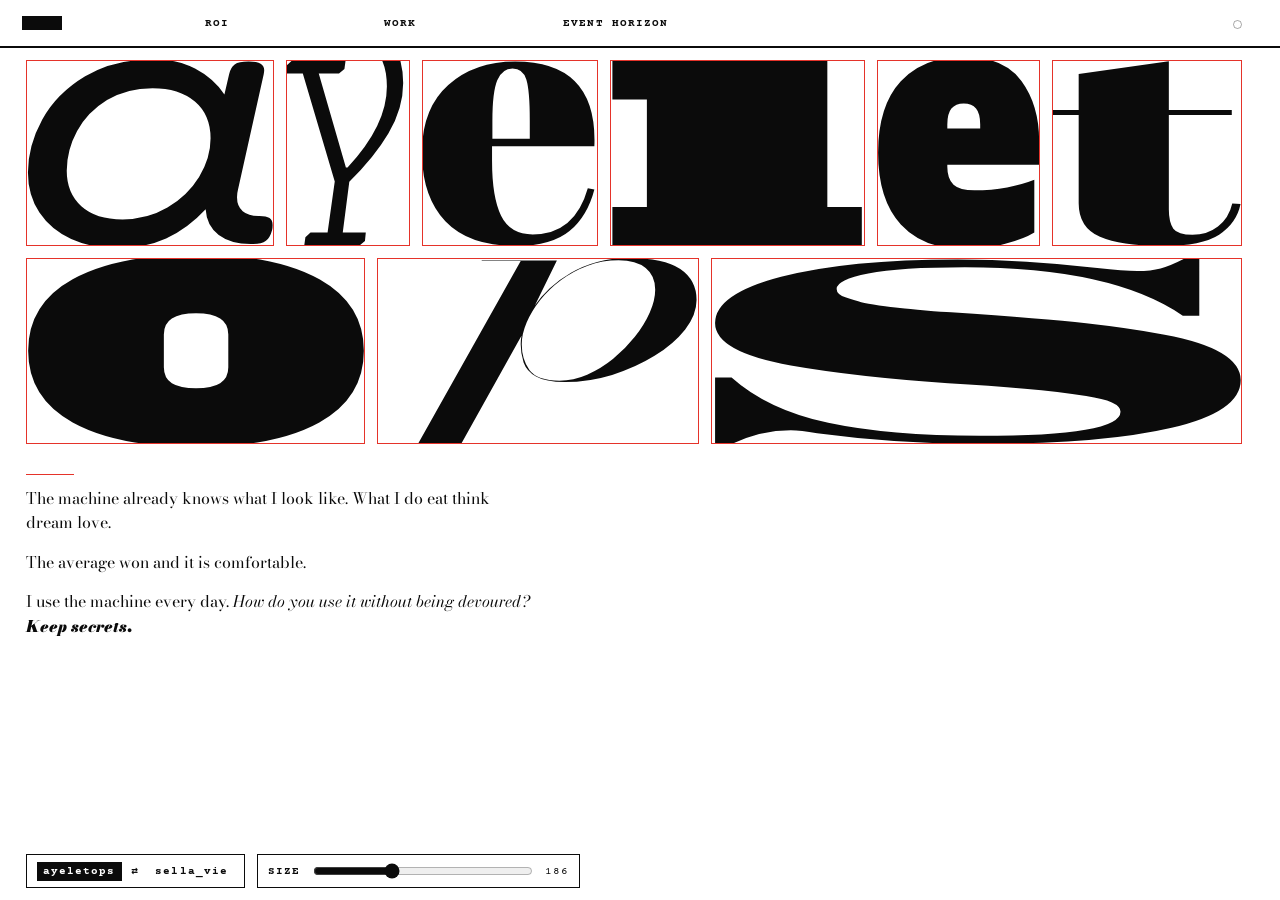
<file: index.html>
<!doctype html>
<html lang="en"><head>
<meta charset="utf-8"><meta name="viewport" content="width=device-width,initial-scale=1">
<title>ayeletops / sella_vie — Ayelet Sella</title>
<meta name="description" content="Ayelet Sella. An ID, not a portfolio.">
<link rel="preconnect" href="https://fonts.googleapis.com"><link rel="preconnect" href="https://fonts.gstatic.com" crossorigin>
<link href="https://fonts.googleapis.com/css2?family=Abril+Fatface&family=Alfa+Slab+One&family=Bodoni+Moda:ital,opsz,wght@0,6..96,400;0,6..96,700;0,6..96,900;1,6..96,400;1,6..96,900&family=Courier+Prime:ital,wght@0,400;0,700;1,400&family=Special+Elite&family=Zilla+Slab:ital,wght@0,300;0,500;0,700;1,300&display=swap" rel="stylesheet">
<link rel="stylesheet" href="css/grids.css?v=202611161554"><link rel="stylesheet" href="css/site.css?v=202611161554">
<style>
  /* HOME — the cover is the first thing you see. 9 letters on 8 day-columns (cycling). */
  .cover .st-slot.neg{background:var(--ink)}
  /* sella_vie: the whole page in negative (red stays red) */
  html{background:#fff;transition:filter .35s var(--ease)}
  html.negative{filter:invert(1) hue-rotate(180deg)}
  .cover{padding:var(--gutter) var(--margin-r) var(--gutter) var(--margin-l);align-content:flex-start;--fs:220;cursor:pointer}
  .controls{position:fixed;left:var(--margin-l);right:var(--margin-r);bottom:var(--gutter);z-index:40;display:flex;flex-wrap:wrap;gap:var(--gutter);align-items:stretch;pointer-events:none}
  .controls > *{pointer-events:auto;background:var(--paper);border:1px solid var(--ink);display:flex;align-items:center;gap:10px;padding:6px 10px;margin:0;
                font:700 11px/1 var(--f-type);letter-spacing:.1em;text-transform:uppercase}
  .switch button{font:inherit;letter-spacing:inherit;text-transform:none;background:none;border:0;padding:4px 6px;cursor:pointer;color:var(--ink)}
  .switch button[aria-pressed=true]{background:var(--ink);color:var(--paper)}
  .switch button:hover{outline:1px solid var(--grid);outline-offset:2px}
  .size input{width:min(32vw,220px);accent-color:var(--ink)}
  .size output{min-width:3ch;text-align:right;font-weight:400}
  /* STANCE — one column, set like a title page: hung off the left third of the grid, balanced lines, the last line struck harder */
  .stance{padding:calc(var(--baseline)*.75) var(--margin-r) calc(var(--baseline)*7) var(--margin-l);display:grid;grid-template-columns:var(--cover-cols);gap:0 var(--gutter)}
  .stance .col{grid-column:1 / -1;max-width:34em;font:400 16px/1.55 var(--f-display);letter-spacing:0;font-feature-settings:"kern","liga","onum"}
  .stance p{margin:0 0 .9em;text-wrap:pretty;hanging-punctuation:first}
  .stance .q{font-style:italic}
  .stance .end{font-weight:900;font-style:italic}
  .stance .rule{display:block;width:3em;height:var(--gw);background:var(--grid);margin:0 0 .7em}
  @media (max-width:900px){.stance{display:block}.stance .col{font-size:16px}}
</style>
</head>
<body>
<nav class="nav" aria-label="Main">
  <a href="index.html" aria-current="page">Home</a>
  <a href="roi.html">ROI</a>
  <a href="work.html">Work</a>
  <a href="horizon.html">Event Horizon</a>
</nav>
<a class="secret" href="process.html" aria-label="Process" title="process"></a>

<main>
  <section class="cover st-row" id="cover" aria-label="ayeletops" role="img" title="click to switch"></section>

  <section class="stance" id="stance" aria-label="Stance">
    <div class="col">
      <span class="rule"></span>
      <p>The machine already knows what I look like. What I do eat think dream love.</p>
      <p>The average won and it is comfortable.</p>
      <p>I use the machine every day. <span class="q">How do you use it without being devoured?</span> <span class="end">Keep secrets.</span></p>
    </div>
  </section>
</main>

<div class="controls">
  <div class="switch" role="group" aria-label="Name"><button data-w="ayeletops" aria-pressed="true">ayeletops</button><span>⇄</span><button data-w="sella_vie" aria-pressed="false">sella_vie</button></div>
  <label class="size">Size <input id="fs" type="range" min="60" max="420" value="220"> <output id="fsv">220</output></label>
</div>


<script src="js/stretch.js?v=202611161554"></script>
<script src="js/cover.js?v=202611161554"></script>
<script src="js/nav.js?v=202611161554"></script>
</body></html>
</file>
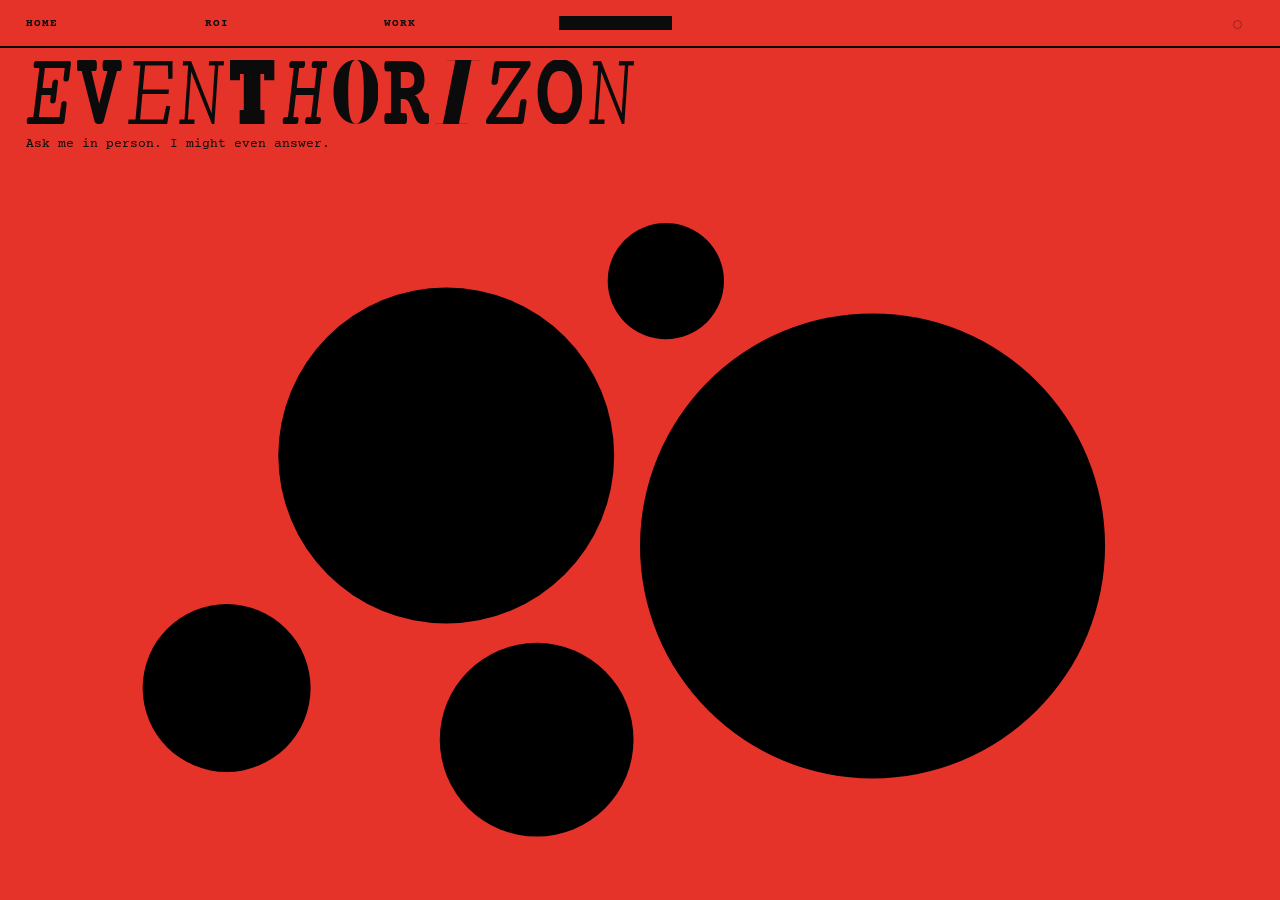
<file: horizon.html>
<!doctype html>
<html lang="en"><head>
<meta charset="utf-8"><meta name="viewport" content="width=device-width,initial-scale=1">
<title>Event Horizon — ayeletops</title>
<link rel="preconnect" href="https://fonts.googleapis.com"><link rel="preconnect" href="https://fonts.gstatic.com" crossorigin>
<link href="https://fonts.googleapis.com/css2?family=Abril+Fatface&family=Alfa+Slab+One&family=Bodoni+Moda:ital,opsz,wght@0,6..96,400;0,6..96,700;0,6..96,900;1,6..96,400;1,6..96,900&family=Courier+Prime:ital,wght@0,400;0,700;1,400&family=Special+Elite&family=Zilla+Slab:ital,wght@0,300;0,500;0,700;1,300&display=swap" rel="stylesheet">
<link rel="stylesheet" href="css/grids.css?v=202611161554"><link rel="stylesheet" href="css/site.css?v=202611161554">
<style>
  /* EVENT HORIZON — only circles, on red. The grid is invisible here. */
  html,body{height:100%;overflow:hidden;background:var(--grid);color:var(--ink)}
  .nav{background:var(--grid);border-bottom-color:var(--ink)}
  .page-head{background:var(--grid);border-bottom:0}
  .page-head .st-slot::after{border-color:transparent}
  #sky{position:fixed;left:0;top:var(--content-top, 240px);width:100vw;height:calc(100vh - var(--content-top, 240px));display:block}
</style>
</head>
<body style="background:#e5332a">
<nav class="nav" aria-label="Main">
  <a href="index.html">Home</a>
  <a href="roi.html">ROI</a>
  <a href="work.html">Work</a>
  <a href="horizon.html" aria-current="page">Event Horizon</a>
</nav>
<a class="secret" href="process.html" aria-label="Process" title="process"></a>
<main>
  <header class="page-head">
    <div class="page-title st-row" id="title" aria-label="Event Horizon"></div>
    <p class="page-note">Ask me in person. I might even answer.</p>
  </header>
  <canvas id="sky" aria-label="A field of stars with five black holes, marked only by year"></canvas>
</main>
<script src="js/placement.js?v=202611161554"></script>
<script src="js/stretch.js?v=202611161554"></script>
<script src="js/rupture.js?v=202611161554"></script>
<script>Stretch.make(document.getElementById('title'), 'EVENTHORIZON', [1], { steady: true, every: 500 });</script>
<script src="js/horizon.js?v=202611161554"></script>
<script src="js/nav.js?v=202611161554"></script>
</body></html>
</file>
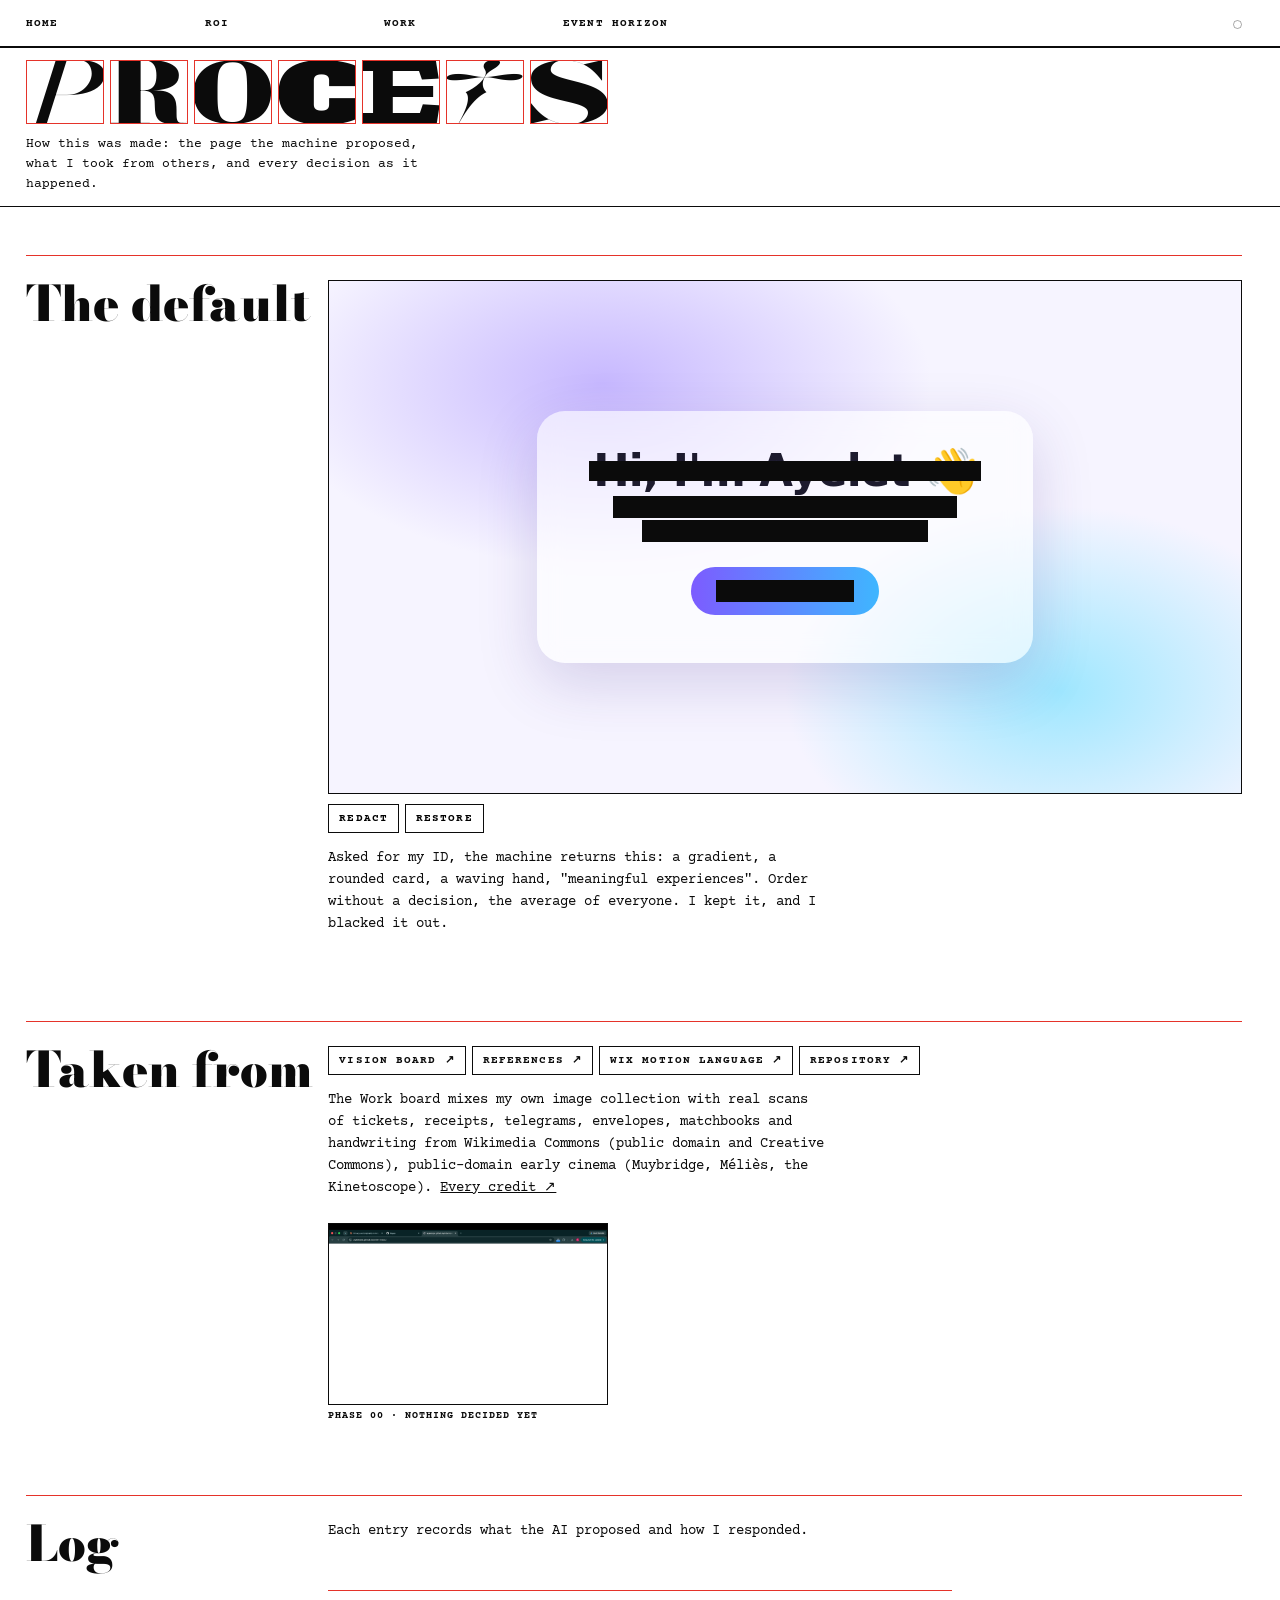
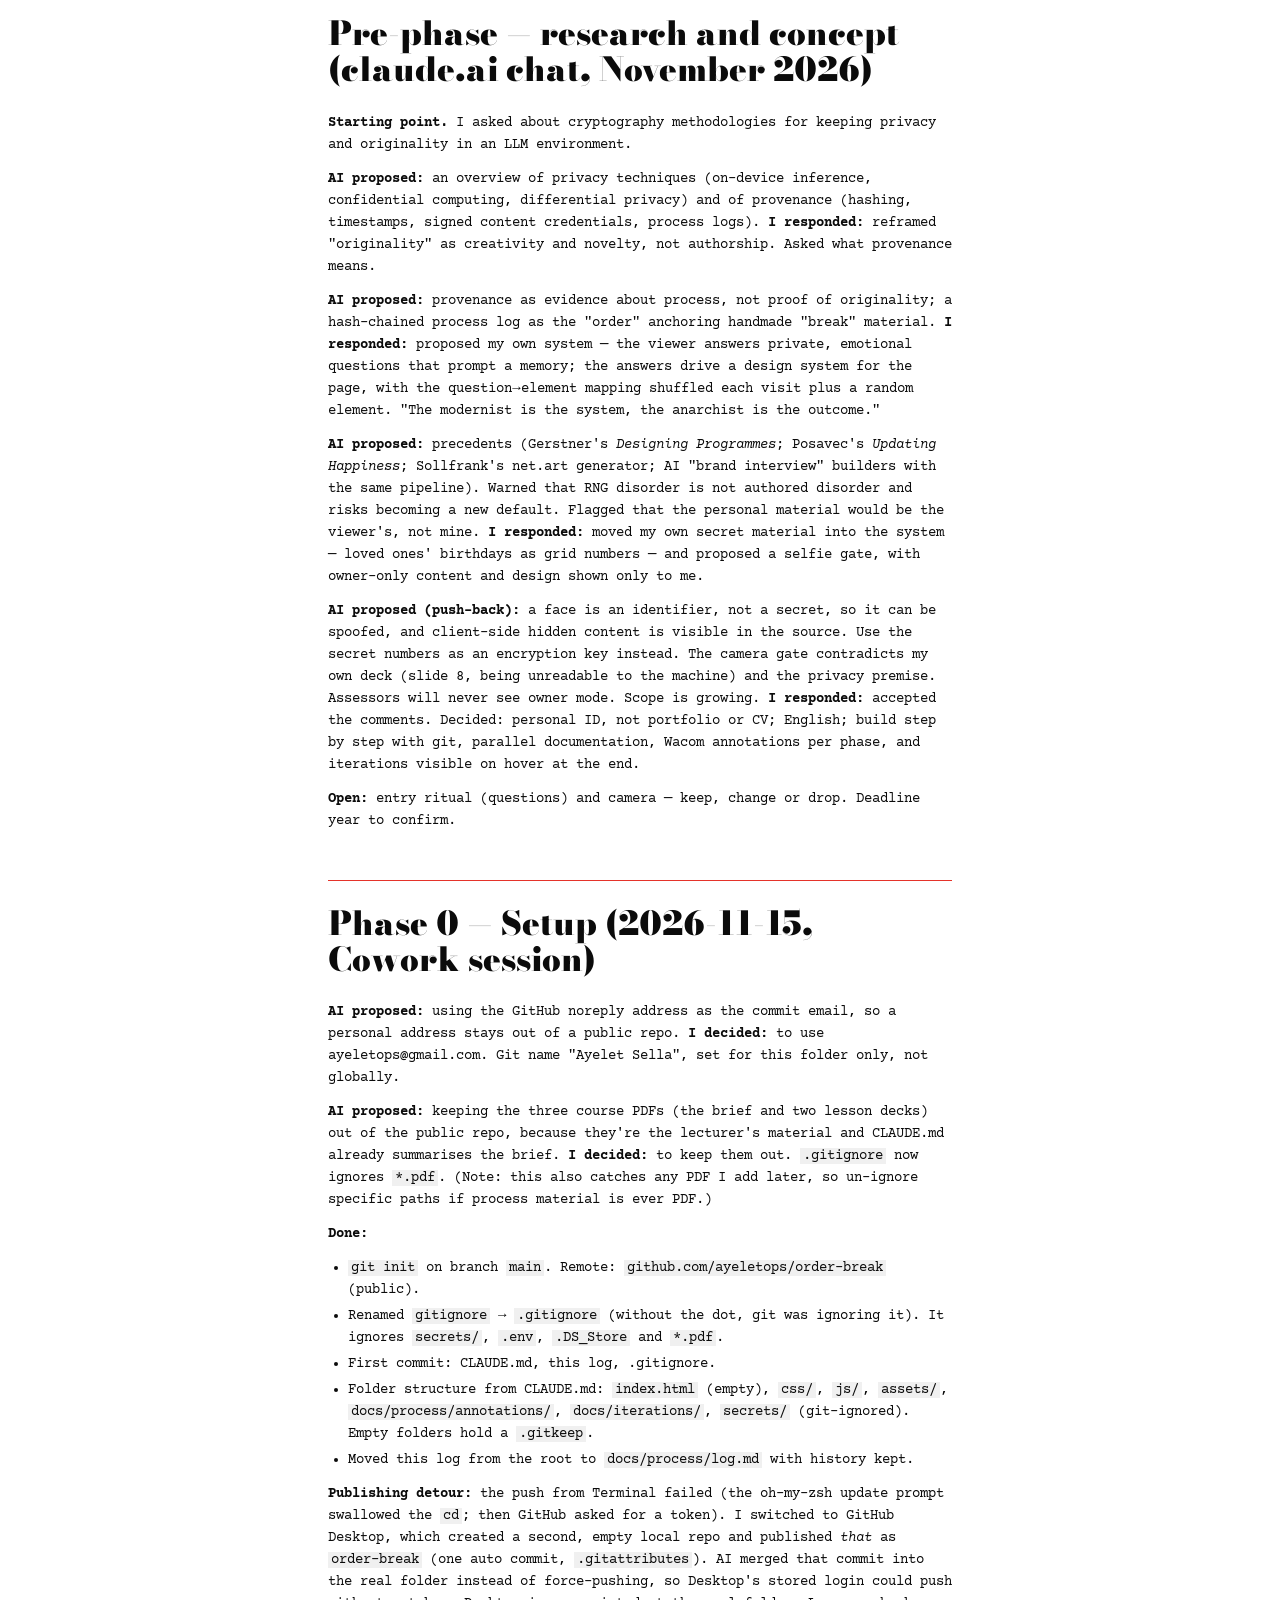
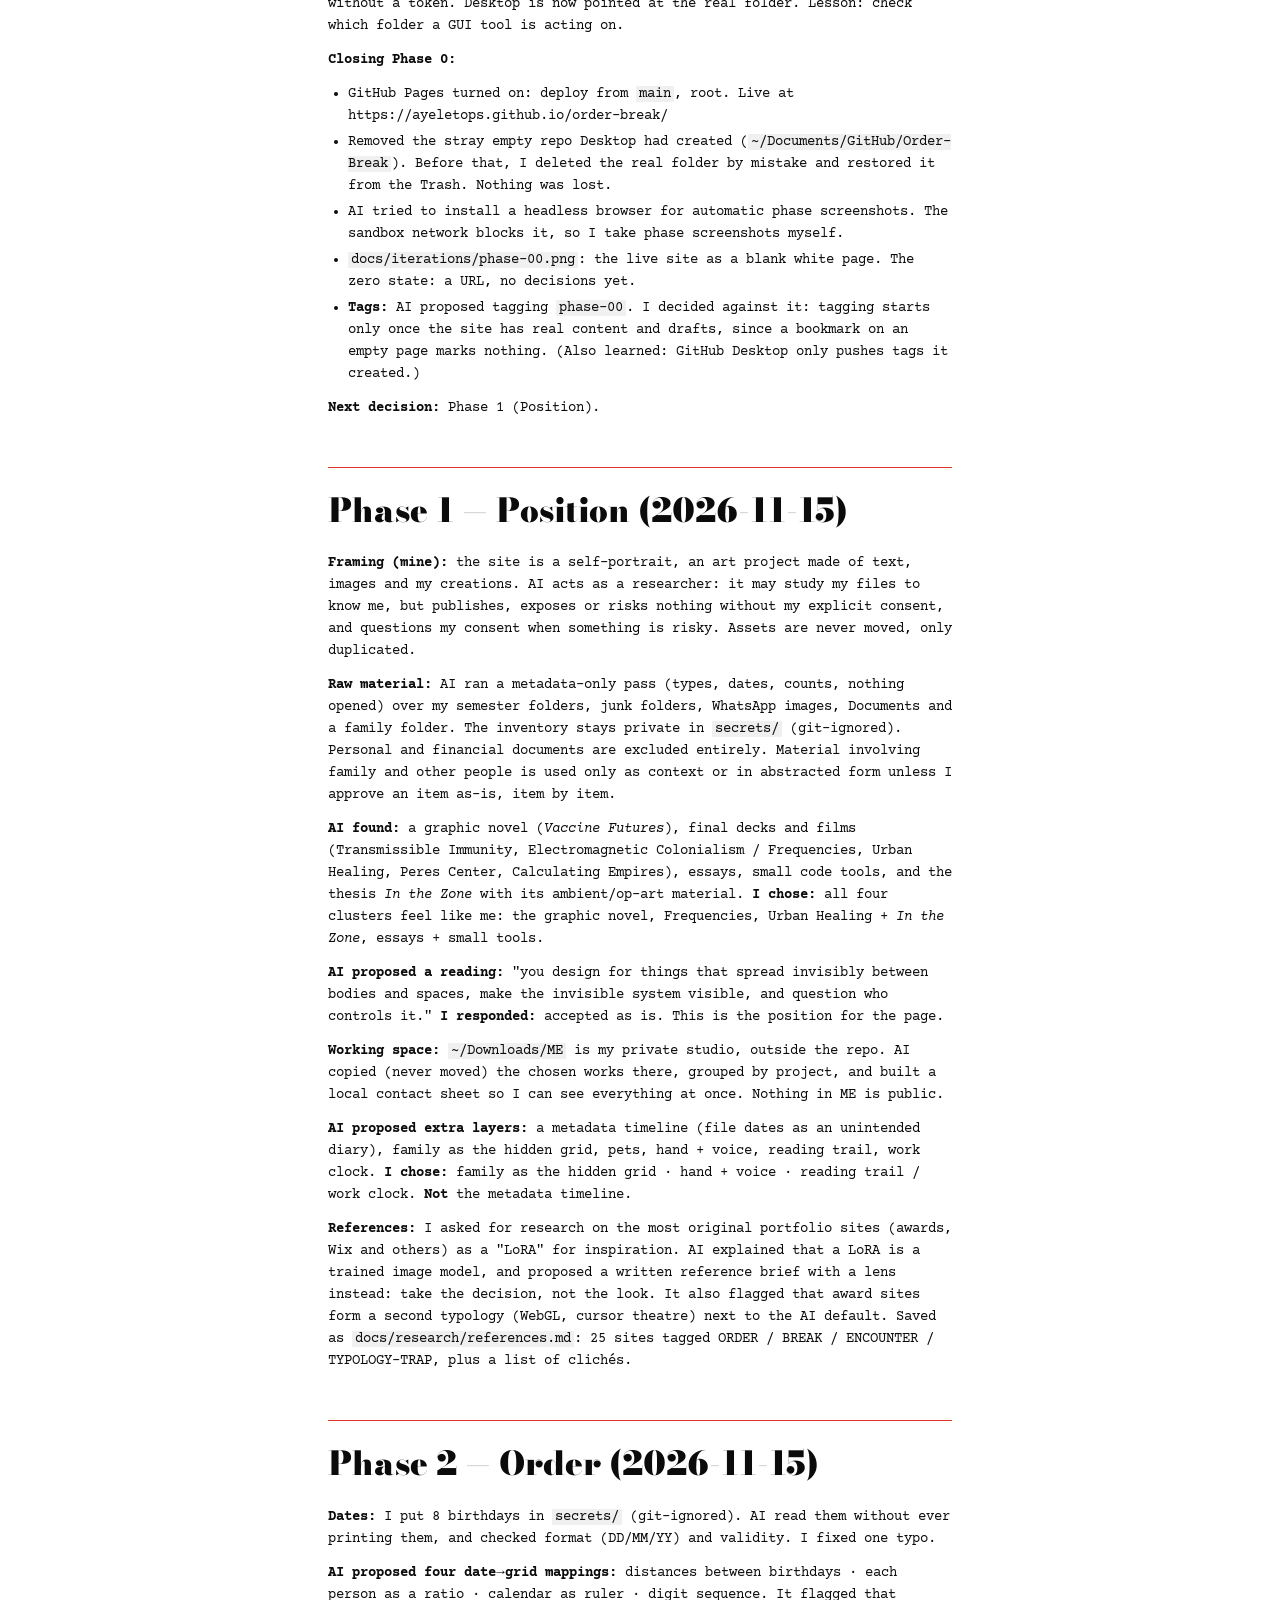
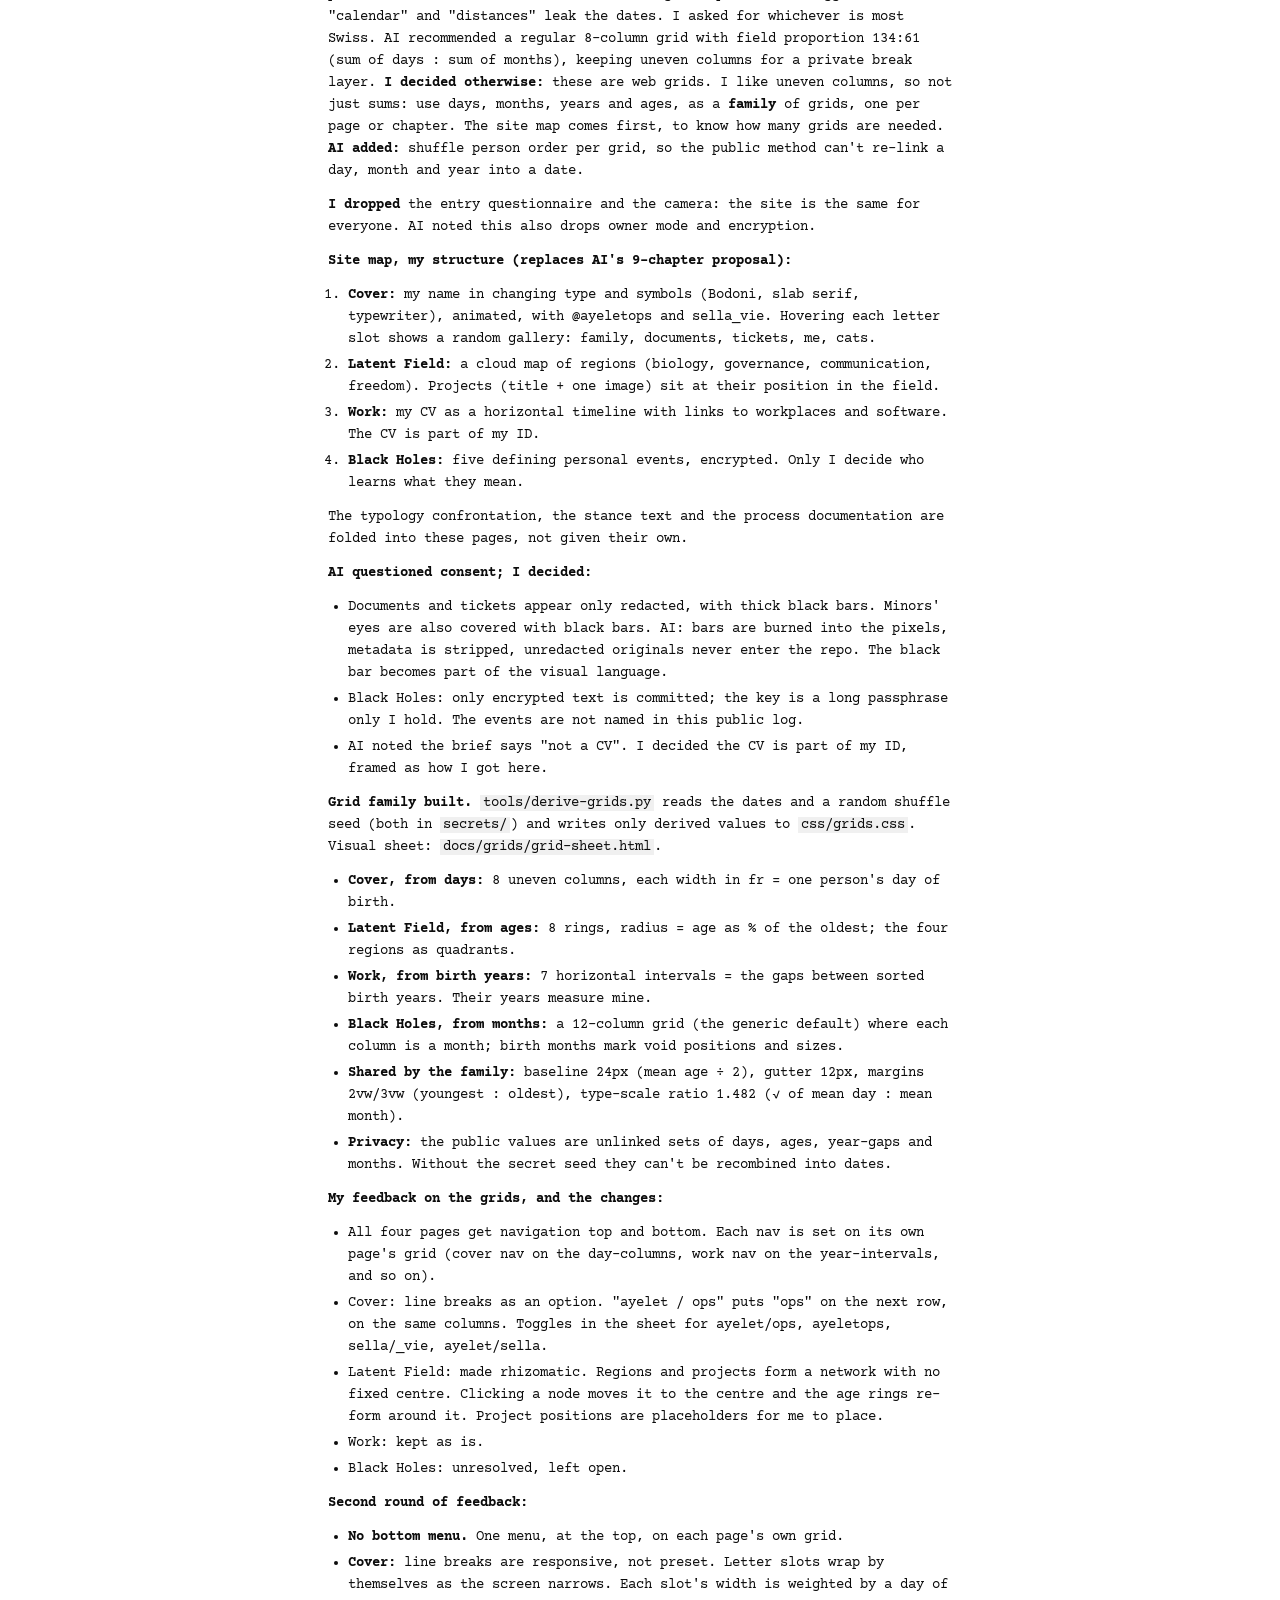
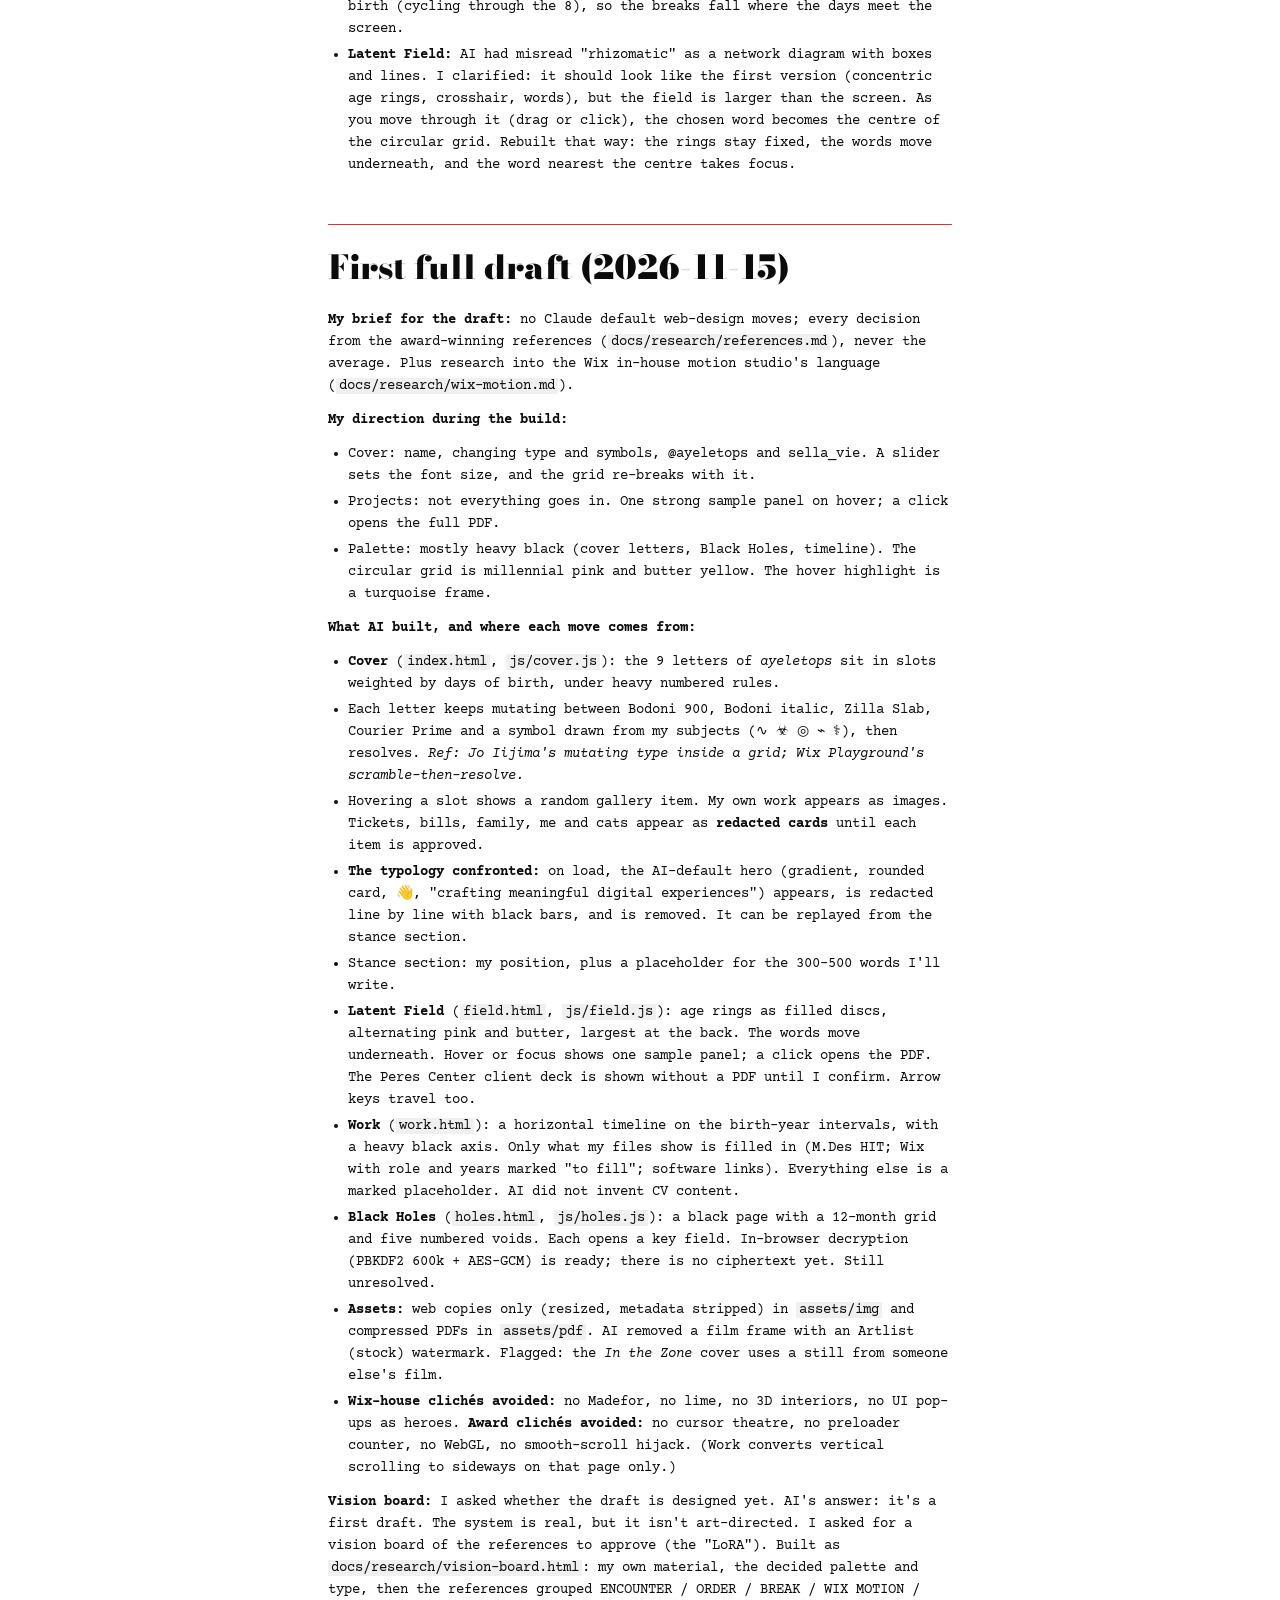
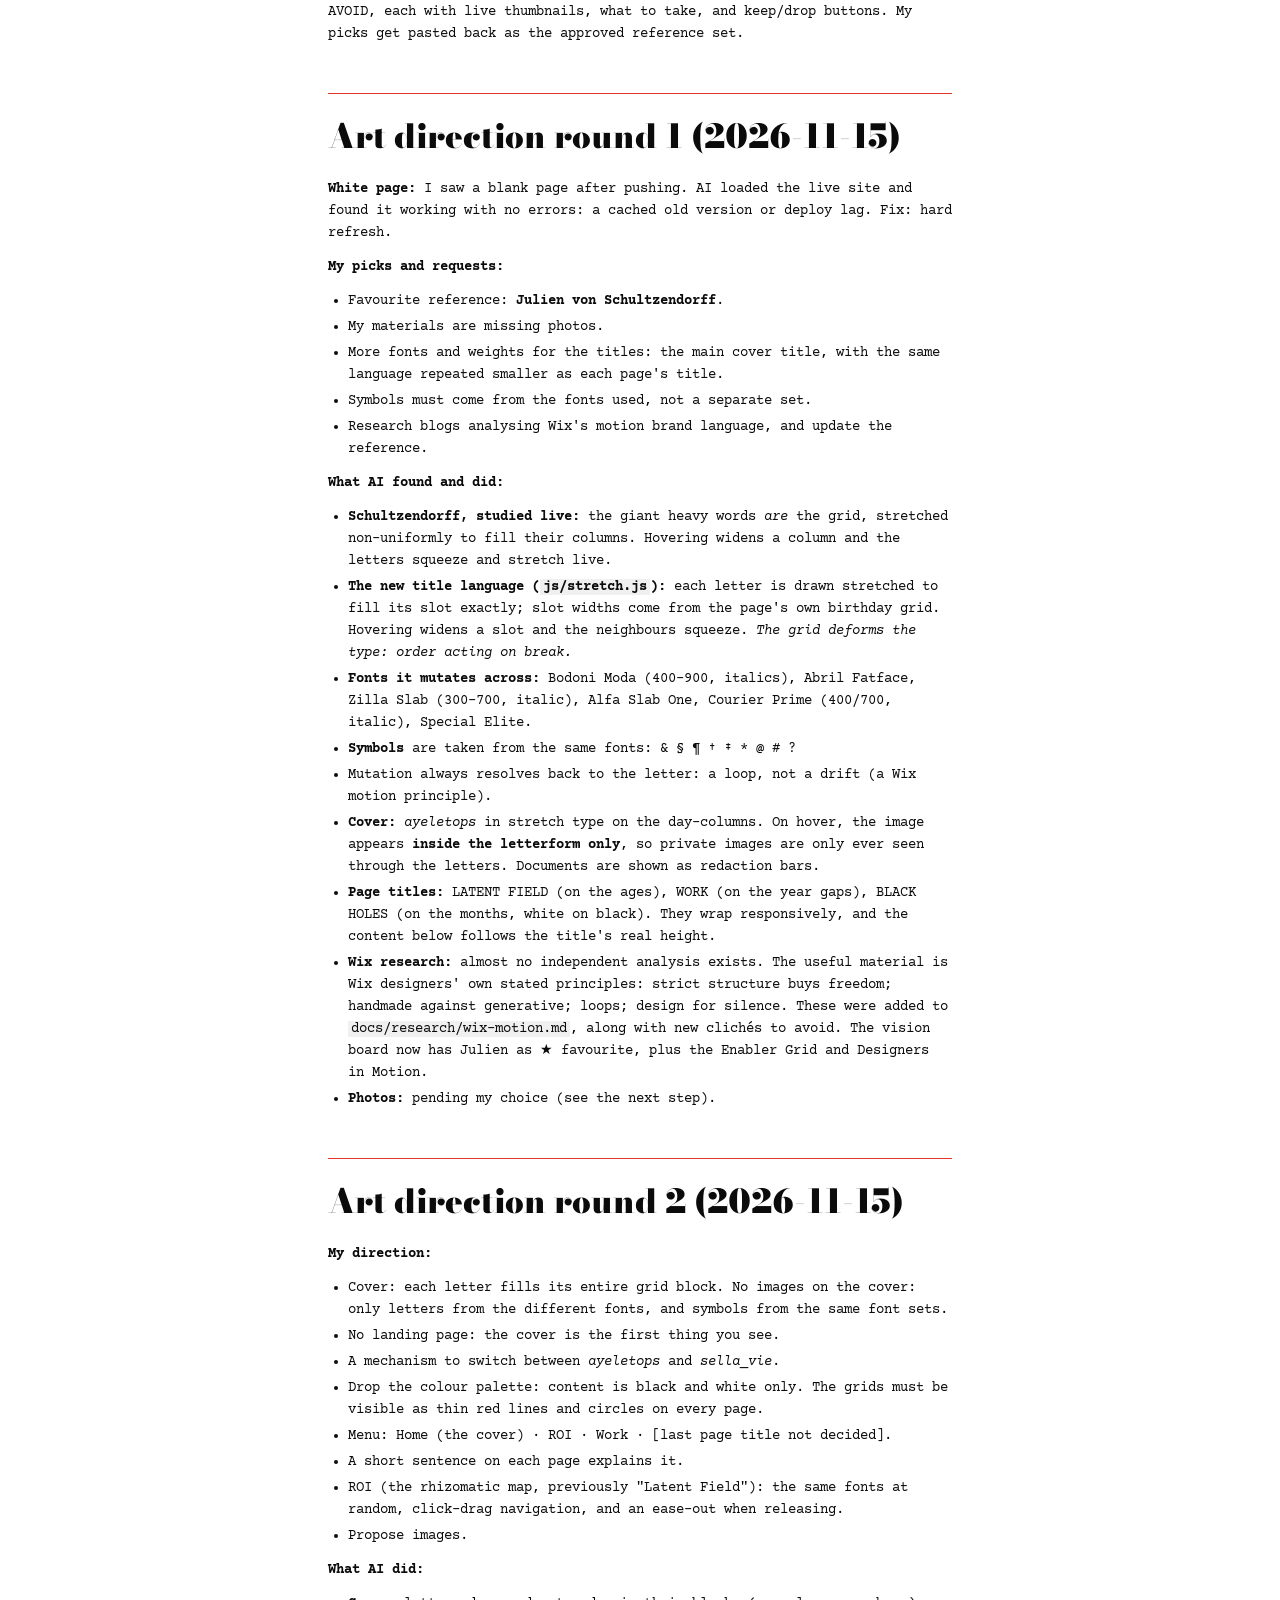
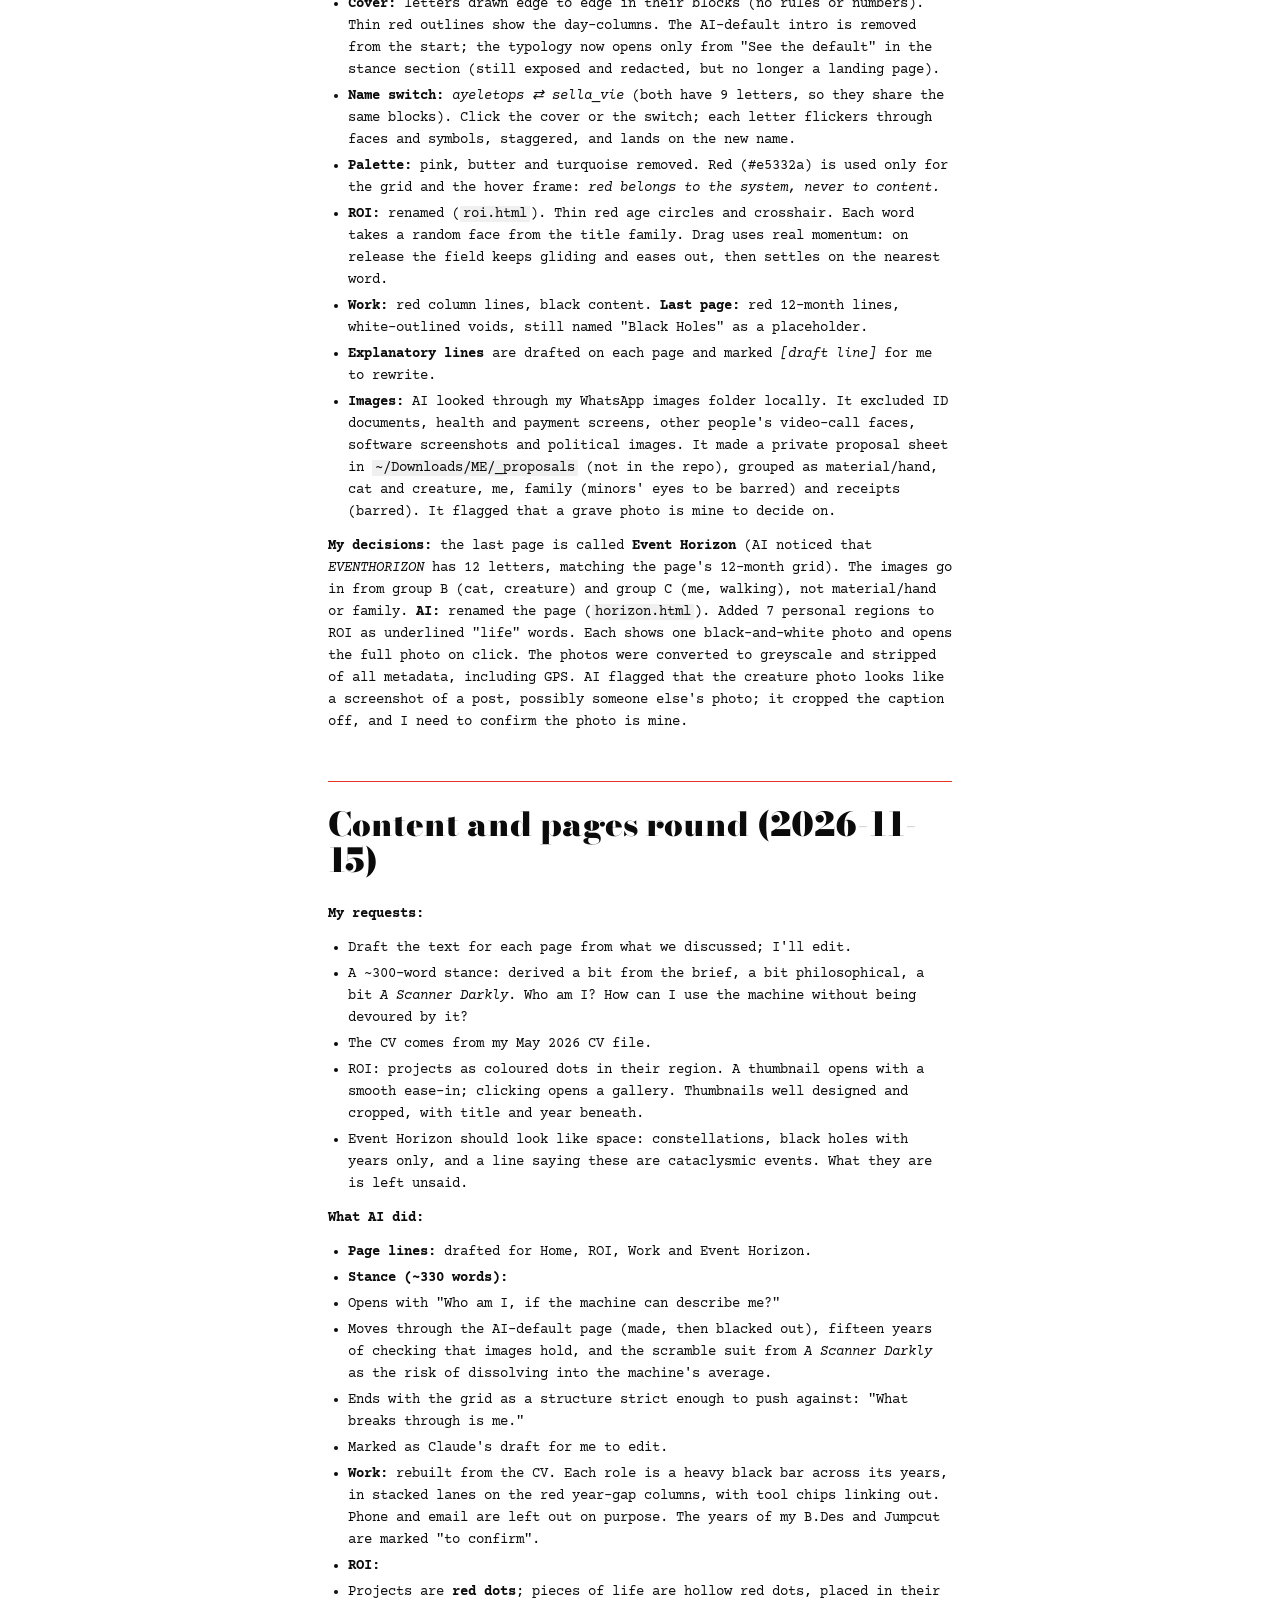
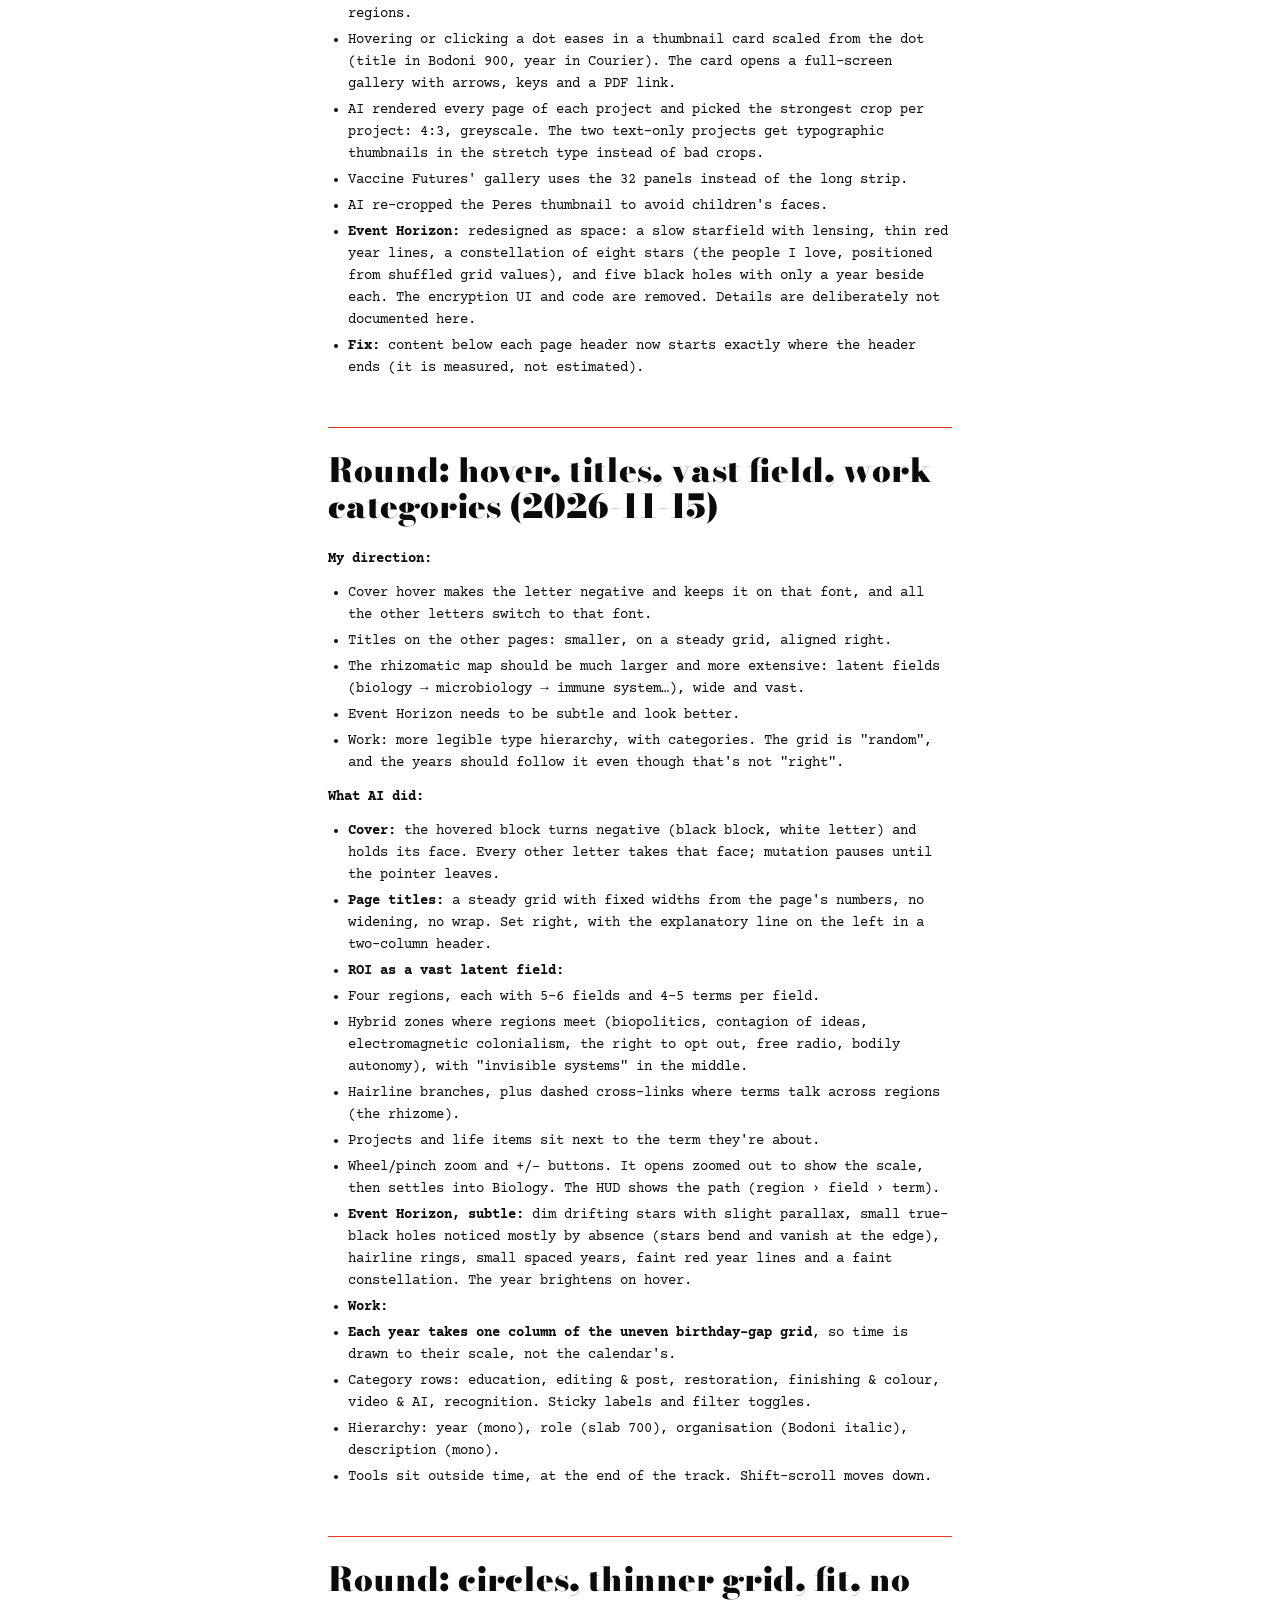
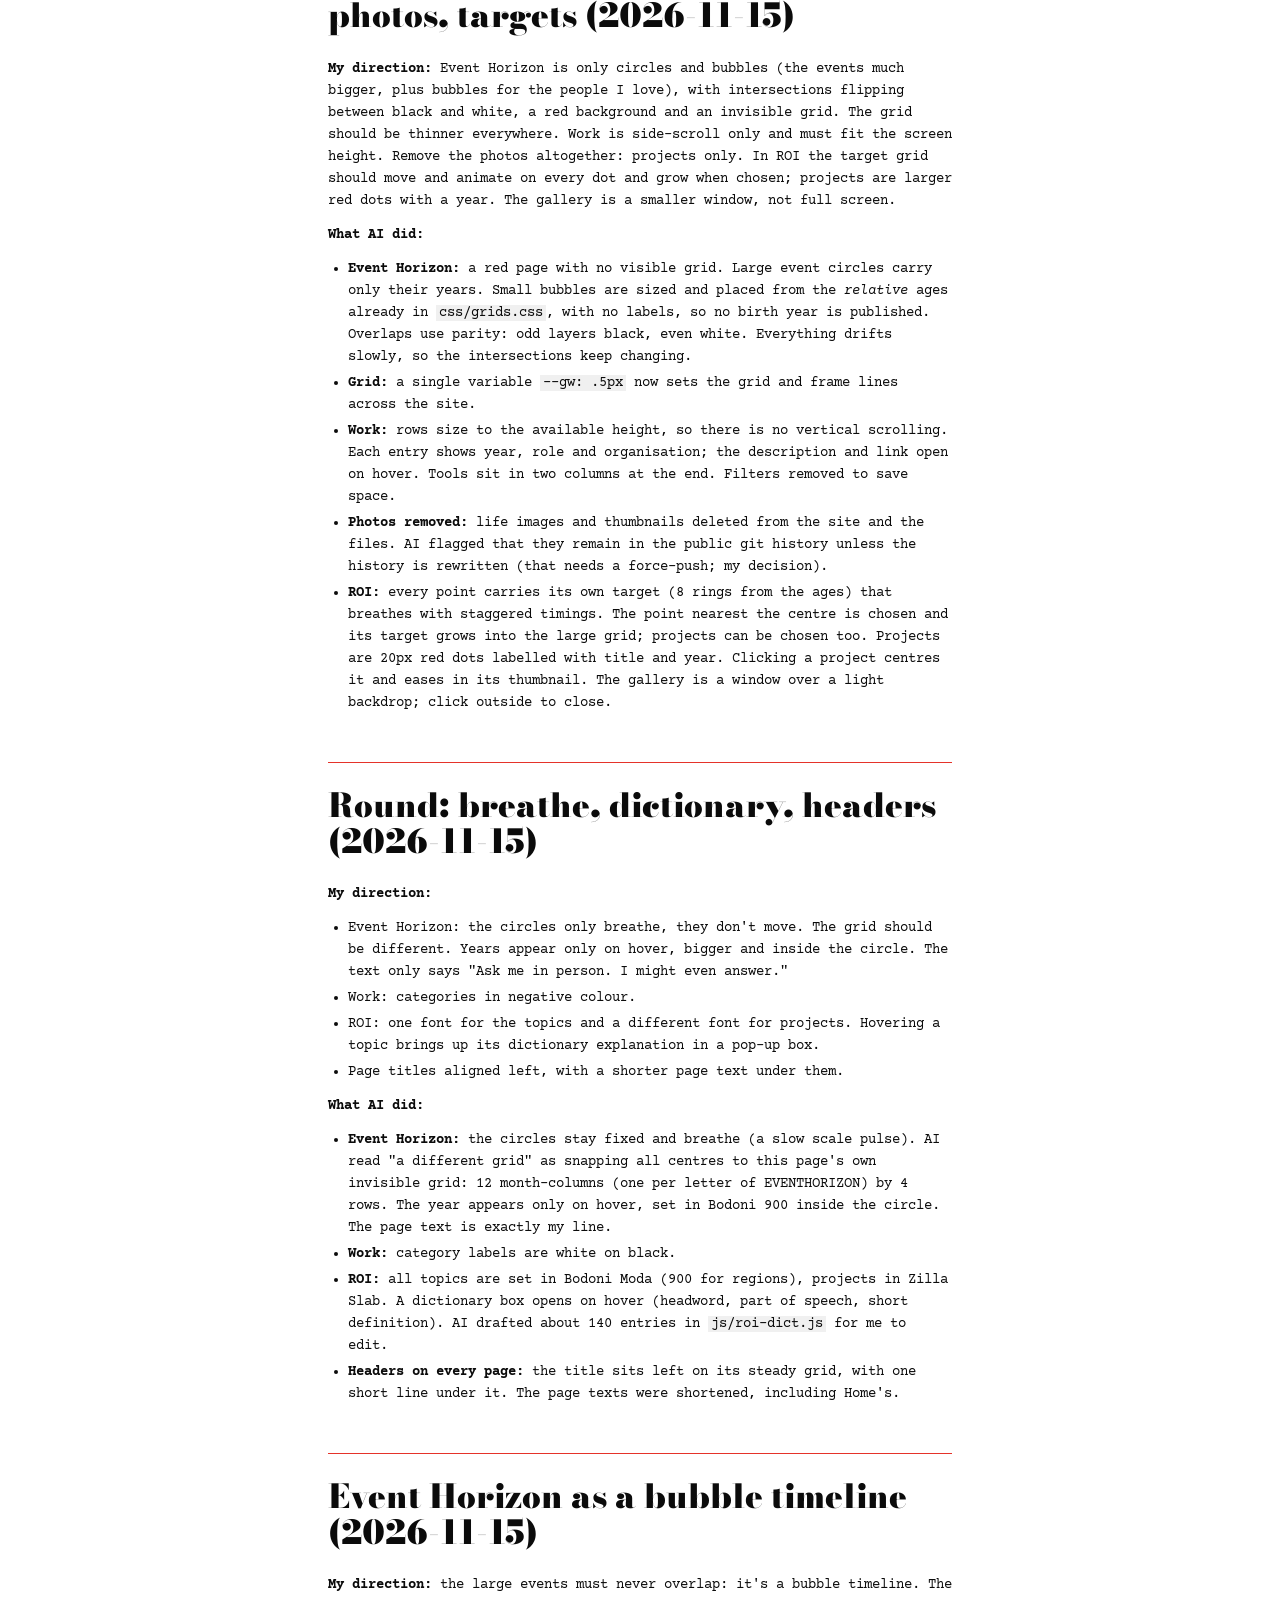
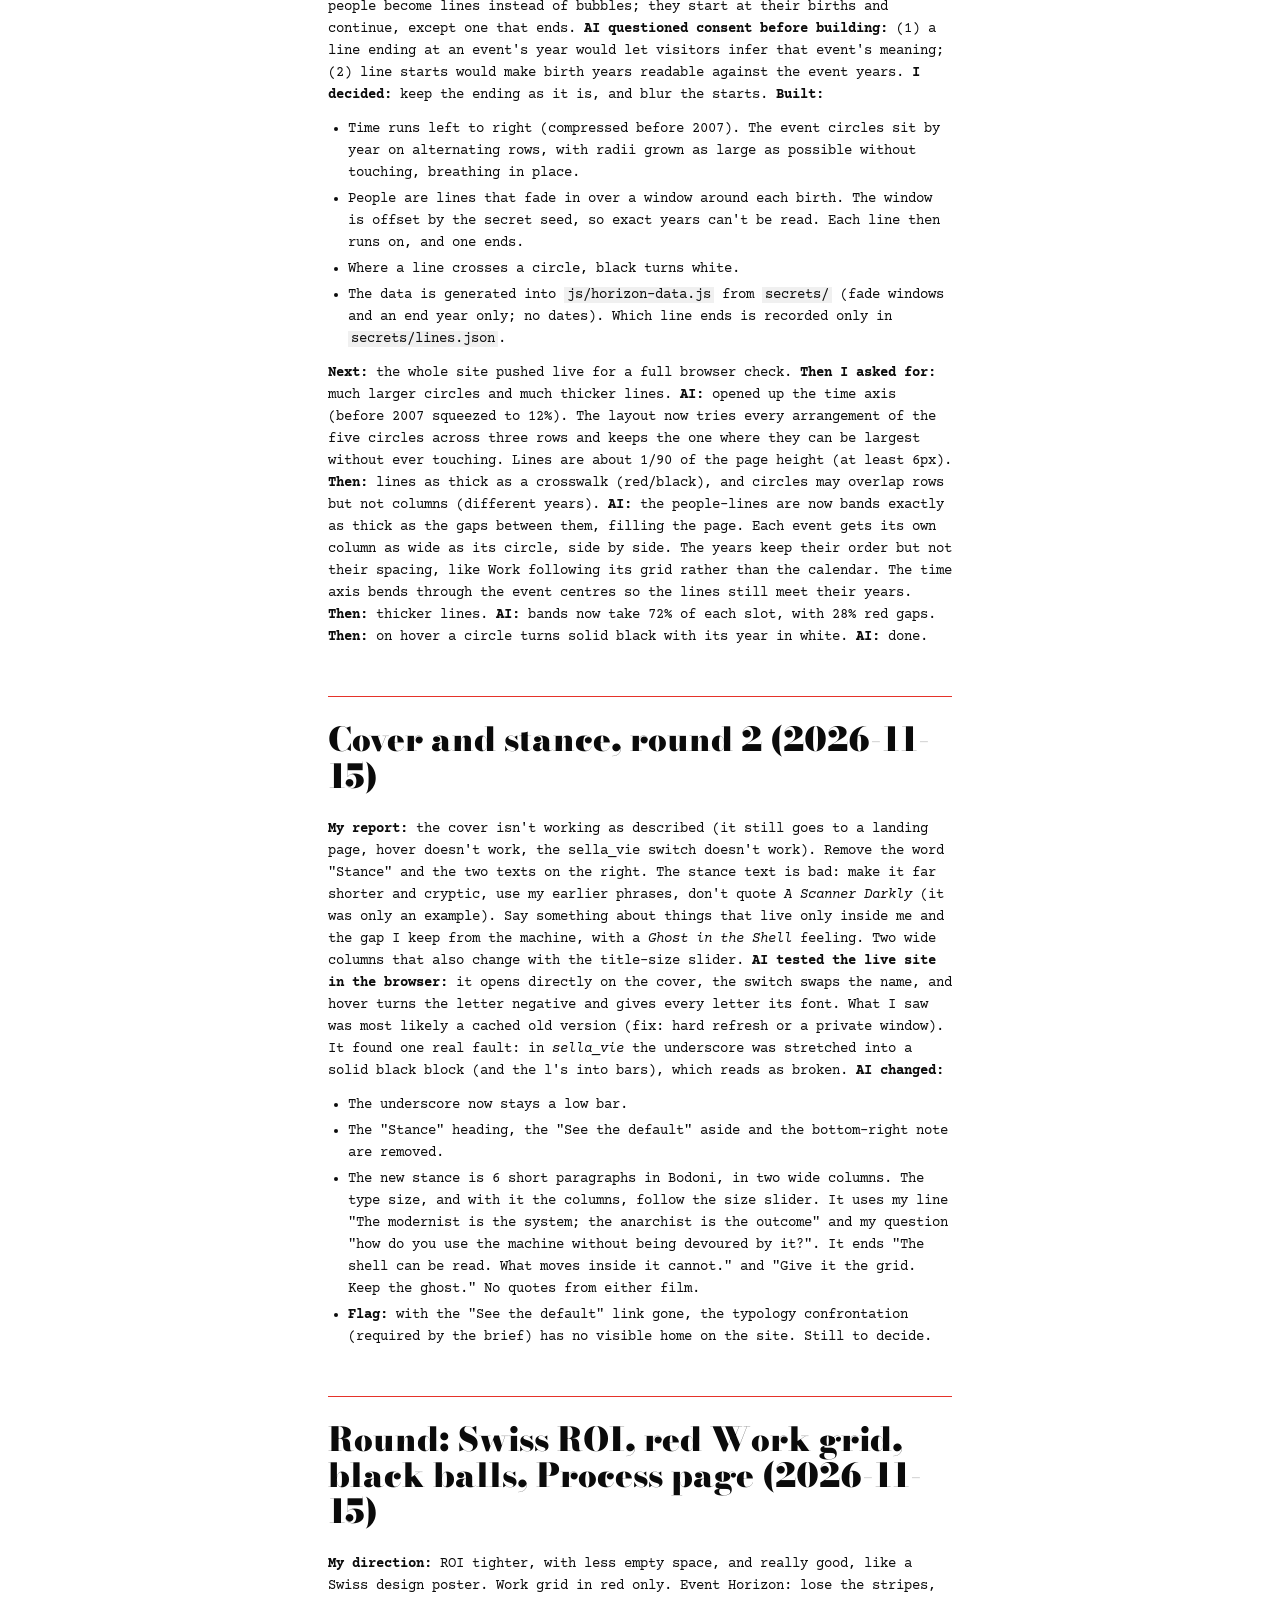
<file: process.html>
<!doctype html>
<html lang="en"><head>
<meta charset="utf-8"><meta name="viewport" content="width=device-width,initial-scale=1">
<title>Process — ayeletops</title>
<link rel="preconnect" href="https://fonts.googleapis.com"><link rel="preconnect" href="https://fonts.gstatic.com" crossorigin>
<link href="https://fonts.googleapis.com/css2?family=Abril+Fatface&family=Alfa+Slab+One&family=Bodoni+Moda:ital,opsz,wght@0,6..96,400;0,6..96,700;0,6..96,900;1,6..96,400;1,6..96,900&family=Courier+Prime:ital,wght@0,400;0,700;1,400&family=Special+Elite&family=Zilla+Slab:ital,wght@0,300;0,500;0,700;1,300&display=swap" rel="stylesheet">
<link rel="stylesheet" href="css/grids.css?v=202611161554"><link rel="stylesheet" href="css/site.css?v=202611161554">
<style>
  /* PROCESS — how this was made: the default I refused, the references, and the log of every decision. On the day-columns. */
  .wrap{display:grid;grid-template-columns:var(--cover-cols);gap:0 var(--gutter);padding:calc(var(--baseline)*2) var(--margin-r) calc(var(--baseline)*6) var(--margin-l)}
  .wrap > section{grid-column:1 / -1;display:grid;grid-template-columns:subgrid;border-top:var(--gw) solid var(--grid);padding-top:var(--baseline);margin-bottom:calc(var(--baseline)*3)}
  .wrap h2{grid-column:1 / 3;margin:0;font:900 var(--s3)/1 var(--f-display)}
  .wrap .body{grid-column:3 / -1;min-width:0}
  @media (max-width:900px){.wrap,.wrap > section{display:block}.wrap h2{margin-bottom:var(--baseline)}}
  /* the default, refused */
  .stage{position:relative;aspect-ratio:16/9;max-height:70vh;width:100%;overflow:hidden;border:var(--gw) solid var(--ink);display:grid;place-items:center;text-align:center;
         background:radial-gradient(60% 60% at 30% 20%,#c7b8ff 0,transparent 60%),radial-gradient(50% 60% at 80% 80%,#9fe7ff 0,transparent 60%),#f6f4ff;
         font-family:Inter,system-ui,-apple-system,"Segoe UI",sans-serif;color:#1d1b2e}
  .stage .card{padding:clamp(20px,4vw,48px) clamp(24px,5vw,56px);border-radius:28px;background:rgba(255,255,255,.6);backdrop-filter:blur(12px);box-shadow:0 20px 60px rgba(60,40,140,.18)}
  .stage h3{font-size:clamp(22px,3.4vw,44px);font-weight:700;margin:0 0 12px;letter-spacing:-.02em}
  .stage p{font-size:clamp(13px,1.4vw,18px);margin:0 0 24px;color:#5b5873}
  .stage .btn{display:inline-block;padding:12px 26px;border-radius:999px;background:linear-gradient(90deg,#7c5cff,#3fb6ff);color:#fff;font-weight:600}
  .stage .ln{position:relative;display:inline-block}
  .stage .ln::after{content:"";position:absolute;left:-.1em;right:-.1em;top:.05em;bottom:.05em;background:#0b0b0b;transform:scaleX(0);transform-origin:left;transition:transform .28s cubic-bezier(.7,0,.3,1) var(--dl,0s)}
  .stage.redacted .ln::after{transform:scaleX(1)}
  .ctrl{display:flex;gap:6px;margin:10px 0 0}
  .ctrl button{font:700 11px/1 var(--f-type);letter-spacing:.1em;text-transform:uppercase;border:var(--gw) solid var(--ink);background:var(--paper);padding:8px 10px;cursor:pointer}
  .ctrl button:hover{outline:var(--gw) solid var(--grid);outline-offset:2px}
  .note{max-width:62ch;font:400 14px/22px var(--f-type)}
  /* references */
  .refs{display:flex;flex-wrap:wrap;gap:6px}
  .refs a{font:700 11px/1 var(--f-type);letter-spacing:.1em;text-transform:uppercase;border:var(--gw) solid var(--ink);padding:8px 10px;text-decoration:none}
  .refs a:hover{outline:var(--gw) solid var(--grid);outline-offset:2px}
  .iters{display:flex;gap:var(--gutter);flex-wrap:wrap;margin-top:var(--baseline)}
  .iters figure{margin:0;width:min(280px,100%)}
  .iters img{width:100%;display:block;border:var(--gw) solid var(--ink)}
  .iters figcaption{font:700 10px/1.4 var(--f-type);letter-spacing:.1em;text-transform:uppercase;margin-top:4px}
  /* the log, rendered from docs/process/log.md */
  .log{max-width:78ch;font:400 14px/22px var(--f-type)}
  .log h1{display:none}
  .log h2{font:900 var(--s2)/1.1 var(--f-display);margin:calc(var(--baseline)*2) 0 var(--baseline);padding-top:var(--baseline);border-top:var(--gw) solid var(--grid)}
  .log h3{font:700 17px/1.2 var(--f-slab);margin:var(--baseline) 0 6px}
  .log p{margin:0 0 12px}
  .log ul,.log ol{margin:0 0 12px;padding-left:1.4em}
  .log li{margin:0 0 4px}
  .log code{font:inherit;background:rgba(0,0,0,.06);padding:0 3px}
  .log hr{display:none}
  .log a{text-decoration:none;border-bottom:var(--gw) solid var(--ink)}
</style>
</head>
<body>
<nav class="nav" aria-label="Main">
  <a href="index.html">Home</a>
  <a href="roi.html">ROI</a>
  <a href="work.html">Work</a>
  <a href="horizon.html">Event Horizon</a>
</nav>
<a class="secret" href="process.html" aria-label="Process" title="process"></a>
<main>
  <header class="page-head">
    <div class="page-title st-row" id="title" aria-label="Process"></div>
    <p class="page-note">How this was made: the page the machine proposed, what I took from others, and every decision as it happened.</p>
  </header>
  <div class="wrap">
    <section>
      <h2>The default</h2>
      <div class="body">
        <div class="stage" id="stage">
          <div class="card">
            <h3><span class="ln">Hi, I'm Ayelet 👋</span></h3>
            <p><span class="ln">Creative designer crafting meaningful</span><br><span class="ln">digital experiences that inspire.</span></p>
            <span class="btn"><span class="ln">View my work →</span></span>
          </div>
        </div>
        <div class="ctrl"><button id="redact">Redact</button><button id="restore">Restore</button></div>
        <p class="note">Asked for my ID, the machine returns this: a gradient, a rounded card, a waving hand, "meaningful experiences". Order without a decision, the average of everyone. I kept it, and I blacked it out.</p>
      </div>
    </section>
    <section>
      <h2>Taken from</h2>
      <div class="body">
        <div class="refs">
          <a href="docs/research/vision-board.html">Vision board ↗</a>
          <a href="https://github.com/ayeletops/order-break/blob/main/docs/research/references.md" target="_blank" rel="noopener">References ↗</a>
          <a href="https://github.com/ayeletops/order-break/blob/main/docs/research/wix-motion.md" target="_blank" rel="noopener">Wix motion language ↗</a>
          <a href="https://github.com/ayeletops/order-break" target="_blank" rel="noopener">Repository ↗</a>
        </div>
        <p class="note">The Work board mixes my own image collection with real scans of tickets, receipts, telegrams, envelopes, matchbooks and handwriting from Wikimedia Commons (public domain and Creative Commons), public-domain early cinema (Muybridge, Méliès, the Kinetoscope). <a href="https://github.com/ayeletops/order-break/blob/main/docs/research/board-credits.md" target="_blank" rel="noopener">Every credit ↗</a></p>
        <div class="iters"><figure><img src="docs/iterations/phase-00.png" alt="Phase 0: an empty white page"><figcaption>Phase 00 · nothing decided yet</figcaption></figure></div>
      </div>
    </section>
    <section>
      <h2>Log</h2>
      <div class="body"><div class="log" id="log">Loading the log…</div></div>
    </section>
  </div>
</main>
<script src="js/placement.js?v=202611161554"></script>
<script src="js/stretch.js?v=202611161554"></script>
<script>Stretch.make(document.getElementById('title'), 'PROCESS', [1], { steady: true, every: 500 });</script>
<script>
// the default: redact line by line, or restore
const stage = document.getElementById('stage'), lines = stage.querySelectorAll('.ln');
document.getElementById('redact').onclick = () => { lines.forEach((l, i) => l.style.setProperty('--dl', `${i * .18}s`)); stage.classList.add('redacted'); };
document.getElementById('restore').onclick = () => { lines.forEach(l => l.style.setProperty('--dl', '0s')); stage.classList.remove('redacted'); };
setTimeout(() => document.getElementById('redact').click(), 1600);

// a small markdown renderer for the log (headings, lists, bold, italics, code, links)
const esc = s => s.replace(/&/g, '&amp;').replace(/</g, '&lt;').replace(/>/g, '&gt;');
const inline = s => esc(s).replace(/`([^`]+)`/g, '<code>$1</code>').replace(/\*\*([^*]+)\*\*/g, '<b>$1</b>')
  .replace(/(^|[^*])\*([^*\s][^*]*)\*/g, '$1<i>$2</i>').replace(/\[([^\]]+)\]\(([^)]+)\)/g, '<a href="$2" target="_blank" rel="noopener">$1</a>');
function md(src) {
  const out = []; let list = null, para = [];
  const flushP = () => { if (para.length) { out.push(`<p>${inline(para.join(' '))}</p>`); para = []; } };
  const flushL = () => { if (list) { out.push(`<${list.t}>${list.items.map(i => `<li>${inline(i)}</li>`).join('')}</${list.t}>`); list = null; } };
  src.split('\n').forEach(raw => {
    const l = raw.replace(/\s+$/, ''), h = l.match(/^(#{1,3})\s+(.*)/), ul = l.match(/^\s*[-*]\s+(.*)/), ol = l.match(/^\s*\d+\.\s+(.*)/);
    if (h) { flushP(); flushL(); out.push(`<h${h[1].length}>${inline(h[2])}</h${h[1].length}>`); }
    else if (/^---+$/.test(l)) { flushP(); flushL(); out.push('<hr>'); }
    else if (ul || ol) { flushP(); const t = ul ? 'ul' : 'ol'; if (!list || list.t !== t) { flushL(); list = { t, items: [] }; } list.items.push((ul || ol)[1]); }
    else if (!l.trim()) { flushP(); flushL(); }
    else if (list && /^\s{2,}/.test(raw)) list.items[list.items.length - 1] += ' ' + l.trim();
    else { flushL(); para.push(l); }
  });
  flushP(); flushL(); return out.join('\n');
}
fetch('docs/process/log.md').then(r => r.ok ? r.text() : Promise.reject()).then(t => document.getElementById('log').innerHTML = md(t))
  .catch(() => document.getElementById('log').innerHTML = '<p>The log lives at <a href="https://github.com/ayeletops/order-break/blob/main/docs/process/log.md">docs/process/log.md</a>.</p>');
</script>
<script src="js/nav.js?v=202611161554"></script>
</body></html>
</file>
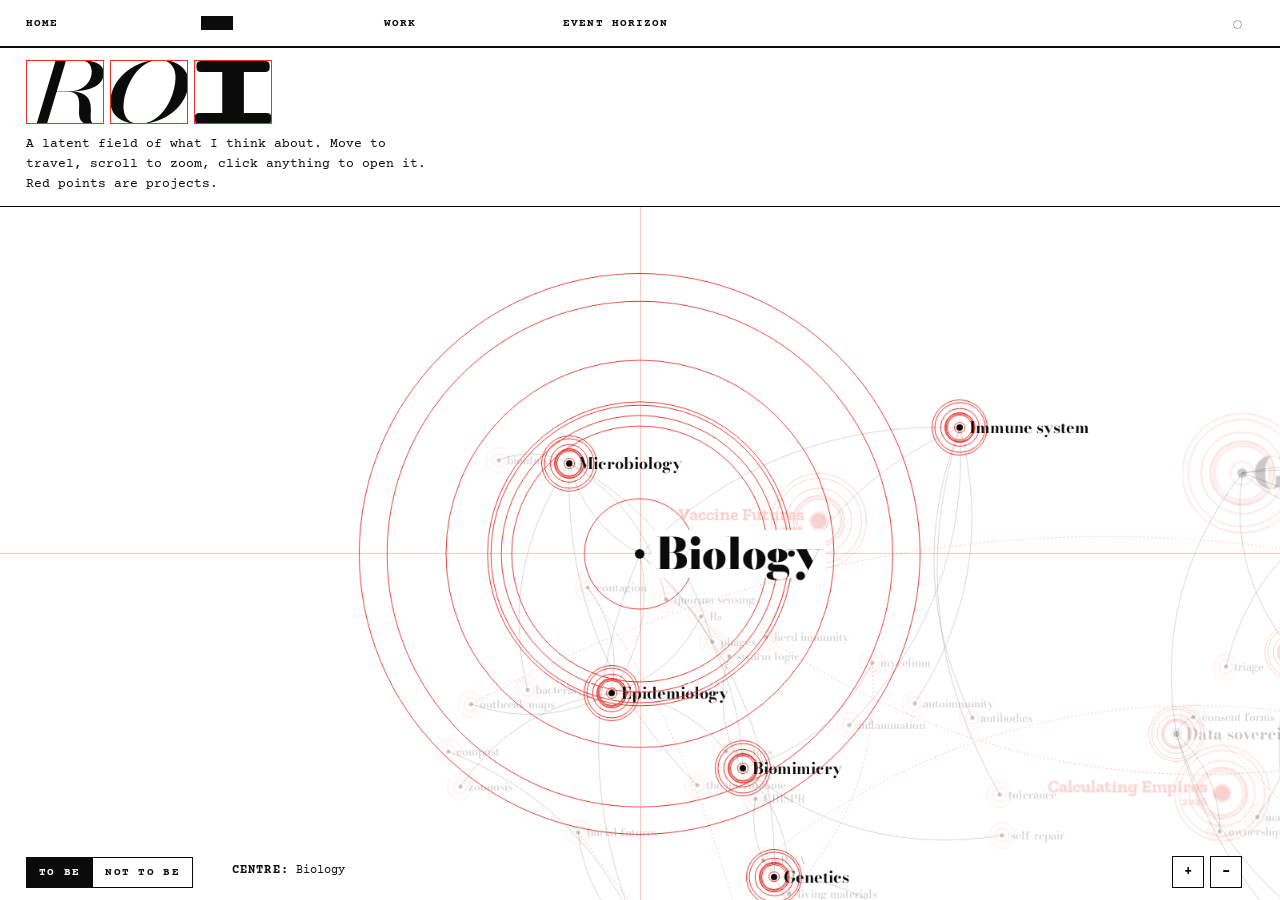
<file: roi.html>
<!doctype html>
<html lang="en"><head>
<meta charset="utf-8"><meta name="viewport" content="width=device-width,initial-scale=1">
<title>ROI — ayeletops</title>
<link rel="preconnect" href="https://fonts.googleapis.com"><link rel="preconnect" href="https://fonts.gstatic.com" crossorigin>
<link href="https://fonts.googleapis.com/css2?family=Abril+Fatface&family=Alfa+Slab+One&family=Bodoni+Moda:ital,opsz,wght@0,6..96,400;0,6..96,700;0,6..96,900;1,6..96,400;1,6..96,900&family=Courier+Prime:ital,wght@0,400;0,700;1,400&family=Special+Elite&family=Zilla+Slab:ital,wght@0,300;0,500;0,700;1,300&display=swap" rel="stylesheet">
<link rel="stylesheet" href="css/grids.css?v=202611161554"><link rel="stylesheet" href="css/site.css?v=202611161554">
<style>
  /* ROI — a vast latent field. Every dot carries its own target grid (8 rings = the ages of the people I love).
     The rings breathe. The dot nearest the centre is chosen: its target grows into the big grid. */
  html,body{height:100%;overflow:hidden}
  #field{position:fixed;left:0;right:0;top:var(--content-top, 240px);bottom:0;cursor:grab;touch-action:none;overflow:hidden;user-select:none}
  #field.drag{cursor:grabbing}
  .cross{position:absolute;inset:0;pointer-events:none;z-index:0;
         background:linear-gradient(var(--grid),var(--grid)) center/var(--gw) 100% no-repeat,linear-gradient(var(--grid),var(--grid)) center/100% var(--gw) no-repeat;opacity:.5}
  .layer{position:absolute;left:50%;top:50%;width:0;height:0;z-index:2;will-change:transform}
  .links{position:absolute;left:-3000px;top:-2000px;width:6000px;height:4000px;overflow:visible;pointer-events:none}
  .links line,.links polyline,.links path{stroke:var(--ink);vector-effect:non-scaling-stroke;stroke-width:.5}
  .links .tree{stroke-opacity:.35}
  .links .rhizome{stroke:var(--grid);stroke-opacity:.6;stroke-dasharray:2 3}
  .links .plink{stroke:var(--grid);stroke-opacity:0;transition:stroke-opacity var(--beat)}
  #field.gridview .links .plink{stroke-opacity:.8}
  /* node: dot + its own target + label */
  .n{position:absolute;width:0;height:0;transition:opacity calc(var(--beat) / 2) var(--ease)}
  .n .tg{position:absolute;left:0;top:0;width:var(--ts);height:var(--ts);transform:translate(-50%,-50%);pointer-events:none;
         transition:width calc(var(--beat) * 2) var(--ease),height calc(var(--beat) * 2) var(--ease),opacity var(--beat)}
  .n .tg i{position:absolute;left:50%;top:50%;width:calc(var(--r) * 1);aspect-ratio:1;border:var(--gw) solid var(--grid);border-radius:50%;
           transform:translate(-50%,-50%);animation:heartbeat var(--beat) linear infinite;animation-delay:var(--dl,0s)}
  .n .dt{position:absolute;left:0;top:0;width:var(--ds);height:var(--ds);transform:translate(-50%,-50%);border-radius:50%;background:var(--ink);cursor:pointer;border:0;padding:0}
  .n .lb{position:absolute;left:calc(var(--ds) / 2 + 8px);top:0;transform:translateY(-50%);white-space:nowrap;cursor:help;line-height:1;font-family:var(--f-display);font-weight:400}
  .n.lv0{--ds:12px;--ts:150px}.n.lv0 .lb{font-size:54px;font-weight:900;letter-spacing:-.02em}
  .n.lv05{--ds:9px;--ts:96px}.n.lv05 .lb{font-size:22px;font-style:italic}
  .n.lv1{--ds:8px;--ts:70px}.n.lv1 .lb{font-size:20px;font-weight:700}
  .n.lv2{--ds:5px;--ts:34px}.n.lv2 .lb{font-size:14px}.n.lv2:not(.focus) .tg{opacity:.28}
  .n.proj{--ds:20px;--ts:120px}.n.proj .dt{background:var(--grid)}
  .n.proj .lb{font:700 13px/1.2 var(--f-slab);letter-spacing:.06em;cursor:pointer;color:var(--grid);left:auto;right:calc(var(--ds) / 2 + 8px);text-align:right}
  .n.proj .lb b{display:block;font:700 22px/1 var(--f-slab);letter-spacing:0}
  .n.focus{--ts:min(78vh,78vw);z-index:3}
  .n.focus .lb{background:var(--paper);padding:3px 6px}
  .n.hl{z-index:4}
  .n.hl .lb{background:var(--ink);color:var(--paper);padding:3px 6px;opacity:1}
  .n.proj.hl .lb{background:var(--grid);color:var(--paper)}
  .n.hl .dt{transform:translate(-50%,-50%) scale(1.6)}
  .n .dt{transition:transform calc(var(--beat) / 2) var(--ease)}
  #field.gridview .n .lb,#field.gridview .n.lv2 .lb{color:var(--ink)}
  #field.gridview .n.lv2:not(.focus) .tg{opacity:.45}
  /* VIEW switch: grid ⇄ chaos, with red after-images (the prism) */
  .ghost{position:absolute;width:0;height:0;pointer-events:none;z-index:1}
  .ghost i{position:absolute;left:-4px;top:-4px;width:8px;height:8px;background:var(--grid);opacity:0}
  .ghost.go .e1{animation:echo calc(var(--beat) * 2) var(--ease) both;--f:.25}
  .ghost.go .e2{animation:echo calc(var(--beat) * 2) var(--ease) both;--f:.5;animation-delay:calc(var(--beat) / 6)}
  .ghost.go .e3{animation:echo calc(var(--beat) * 2) var(--ease) both;--f:.75;animation-delay:calc(var(--beat) / 3)}
  @keyframes echo{0%{opacity:0;transform:translate(0,0)}35%{opacity:.8}100%{opacity:0;transform:translate(calc(var(--tx) * var(--f)),calc(var(--ty) * var(--f)))}}
  #field.gridview .n .dt{border-radius:0}
  #field.gridview .n.proj .lb{left:calc(var(--ds) / 2 + 10px);right:auto;text-align:left}
  /* dictionary pop-up */
  .def{position:absolute;z-index:9;width:300px;padding:10px 12px;background:var(--paper);border:var(--gw) solid var(--ink);opacity:0;transform:translateY(-4px);
       pointer-events:none;transition:opacity .2s,transform .3s cubic-bezier(.2,.8,.2,1)}
  .def.on{opacity:1;transform:none}
  .def b{font:400 20px/1.1 var(--f-display)}
  .def i{font:400 italic 13px/1 var(--f-display);margin-left:4px}
  .def span{display:block;margin-top:6px;font:400 12px/17px var(--f-type)}
  /* thumbnail card: eases in from the dot */
  .card{position:absolute;z-index:8;background:var(--paper);border:var(--gw) solid var(--ink);cursor:pointer;opacity:0;transform:scale(.4);pointer-events:none;
        transition:opacity calc(var(--beat) / 2) var(--ease),transform var(--beat) var(--ease)}
  .card.on{opacity:1;transform:scale(1);pointer-events:auto}
  .card:hover{outline:var(--gw) solid var(--grid);outline-offset:4px}
  .card .media{aspect-ratio:4/3;overflow:hidden;border-bottom:var(--gw) solid var(--ink)}
  .card .media img{width:100%;height:100%;object-fit:cover;display:block;filter:grayscale(1);transform:scale(1.06);transition:transform .9s cubic-bezier(.2,.8,.2,1)}
  .card.on .media img{transform:scale(1)}
  .card .media .type{--fs:999;height:100%;padding:10px;display:flex;flex-wrap:nowrap;gap:6px}
  .card .media .type .st-slot{height:100%;flex-basis:0}
  .card .cap{display:flex;justify-content:space-between;align-items:baseline;gap:12px;padding:10px 12px 2px}
  .card h3{margin:0;font:900 22px/1.05 var(--f-display)}
  .card .yr{font:700 13px/1 var(--f-type);letter-spacing:.06em}
  .card .sub{padding:4px 12px 12px;font:400 11px/1.4 var(--f-type);letter-spacing:.04em;text-transform:uppercase}
  /* gallery: a window, not the whole screen */
  .gallery{position:fixed;inset:0;z-index:90;display:grid;place-items:center;background:rgba(255,255,255,.55);opacity:0;transition:opacity .3s}
  .gallery.on{opacity:1}
  .gallery .win{width:min(860px,88vw);height:min(640px,78vh);background:var(--paper);border:var(--gw) solid var(--ink);display:grid;grid-template-rows:auto 1fr auto;
                transform:scale(.96);transition:transform .4s cubic-bezier(.2,.8,.2,1);box-shadow:0 0 0 100vmax rgba(255,255,255,0)}
  .gallery.on .win{transform:none}
  .gallery header{display:flex;justify-content:space-between;align-items:center;gap:12px;padding:10px 14px;border-bottom:var(--gw) solid var(--ink)}
  .gallery h2{margin:0;font:900 22px/1 var(--f-display)}
  .gallery .stage{display:grid;place-items:center;overflow:hidden;padding:14px;min-height:0}
  .gallery img{max-width:100%;max-height:100%;object-fit:contain;filter:grayscale(1);cursor:e-resize;opacity:0;transform:translateY(10px);transition:opacity .35s,transform .45s cubic-bezier(.2,.8,.2,1)}
  .gallery img.in{opacity:1;transform:none}
  .gallery footer{display:flex;justify-content:space-between;align-items:center;padding:8px 14px;border-top:var(--gw) solid var(--ink);font:700 11px/1 var(--f-type);letter-spacing:.1em;text-transform:uppercase}
  .gallery button,.gallery a{font:inherit;letter-spacing:inherit;text-transform:inherit;background:none;border:var(--gw) solid var(--ink);padding:6px 10px;cursor:pointer;color:var(--ink);text-decoration:none}
  .gallery button:hover,.gallery a:hover{outline:var(--gw) solid var(--grid);outline-offset:2px}
  .hud{position:fixed;left:calc(var(--margin-l) + 200px);bottom:calc(var(--gutter) + 6px);z-index:5;margin:0;font:400 12px/18px var(--f-type);background:var(--paper);padding:2px 6px}
  .hud b{font-weight:700;text-transform:uppercase;letter-spacing:.1em}
  .zoom{position:fixed;right:var(--margin-r);bottom:var(--gutter);z-index:5;display:flex;gap:6px}
  .zoom button{font:700 14px/1 var(--f-type);width:32px;height:32px;border:var(--gw) solid var(--ink);background:var(--paper);cursor:pointer}
  .zoom button:hover{outline:var(--gw) solid var(--grid);outline-offset:2px}
  @media (prefers-reduced-motion:reduce){.n .tg i{animation:none}}
</style>
</head>
<body>
<nav class="nav" aria-label="Main">
  <a href="index.html">Home</a>
  <a href="roi.html" aria-current="page">ROI</a>
  <a href="work.html">Work</a>
  <a href="horizon.html">Event Horizon</a>
</nav>
<a class="secret" href="process.html" aria-label="Process" title="process"></a>
<main>
  <header class="page-head">
    <div class="page-title st-row" id="title" aria-label="ROI"></div>
    <p class="page-note">A latent field of what I think about. Move to travel, scroll to zoom, click anything to open it. Red points are projects.</p>
  </header>
  <div id="field" aria-label="Field: drag to travel, click a point to centre it">
    <div class="cross"></div>
    <div class="layer" id="layer"></div>
    <div class="card" id="card"></div>
    <div class="def" id="def" role="tooltip"></div>
  </div>
  <p class="hud"><b>Centre:</b> <span id="centre"></span></p>
  <div class="views" role="group" aria-label="To be or not to be"><button data-v="chaos" aria-pressed="true">to be</button><button data-v="grid" aria-pressed="false">not to be</button></div>
  <div class="zoom"><button data-zoom="1.4" aria-label="Zoom in">+</button><button data-zoom="0.7" aria-label="Zoom out">−</button></div>
</main>
<div class="gallery" id="gallery" hidden role="dialog" aria-label="Project gallery">
  <div class="win">
    <header><h2 id="g-title"></h2><div><a id="g-pdf" target="_blank" rel="noopener">PDF ↗</a> <button id="g-close" aria-label="Close">×</button></div></header>
    <div class="stage"><img id="g-img" alt=""></div>
    <footer><button id="g-prev">← prev</button><span id="g-n"></span><button id="g-next">next →</button></footer>
  </div>
</div>
<script src="js/stretch.js?v=202611161554"></script>
<script>Stretch.make(document.getElementById('title'), 'ROI', [1], { steady: true, every: 500 });</script>
<script src="js/placement.js?v=202611161554"></script>
<script src="js/roi-dict.js?v=202611161554"></script>
<script src="js/roi.js?v=202611161554"></script>
<script src="js/nav.js?v=202611161554"></script>
</body></html>
</file>
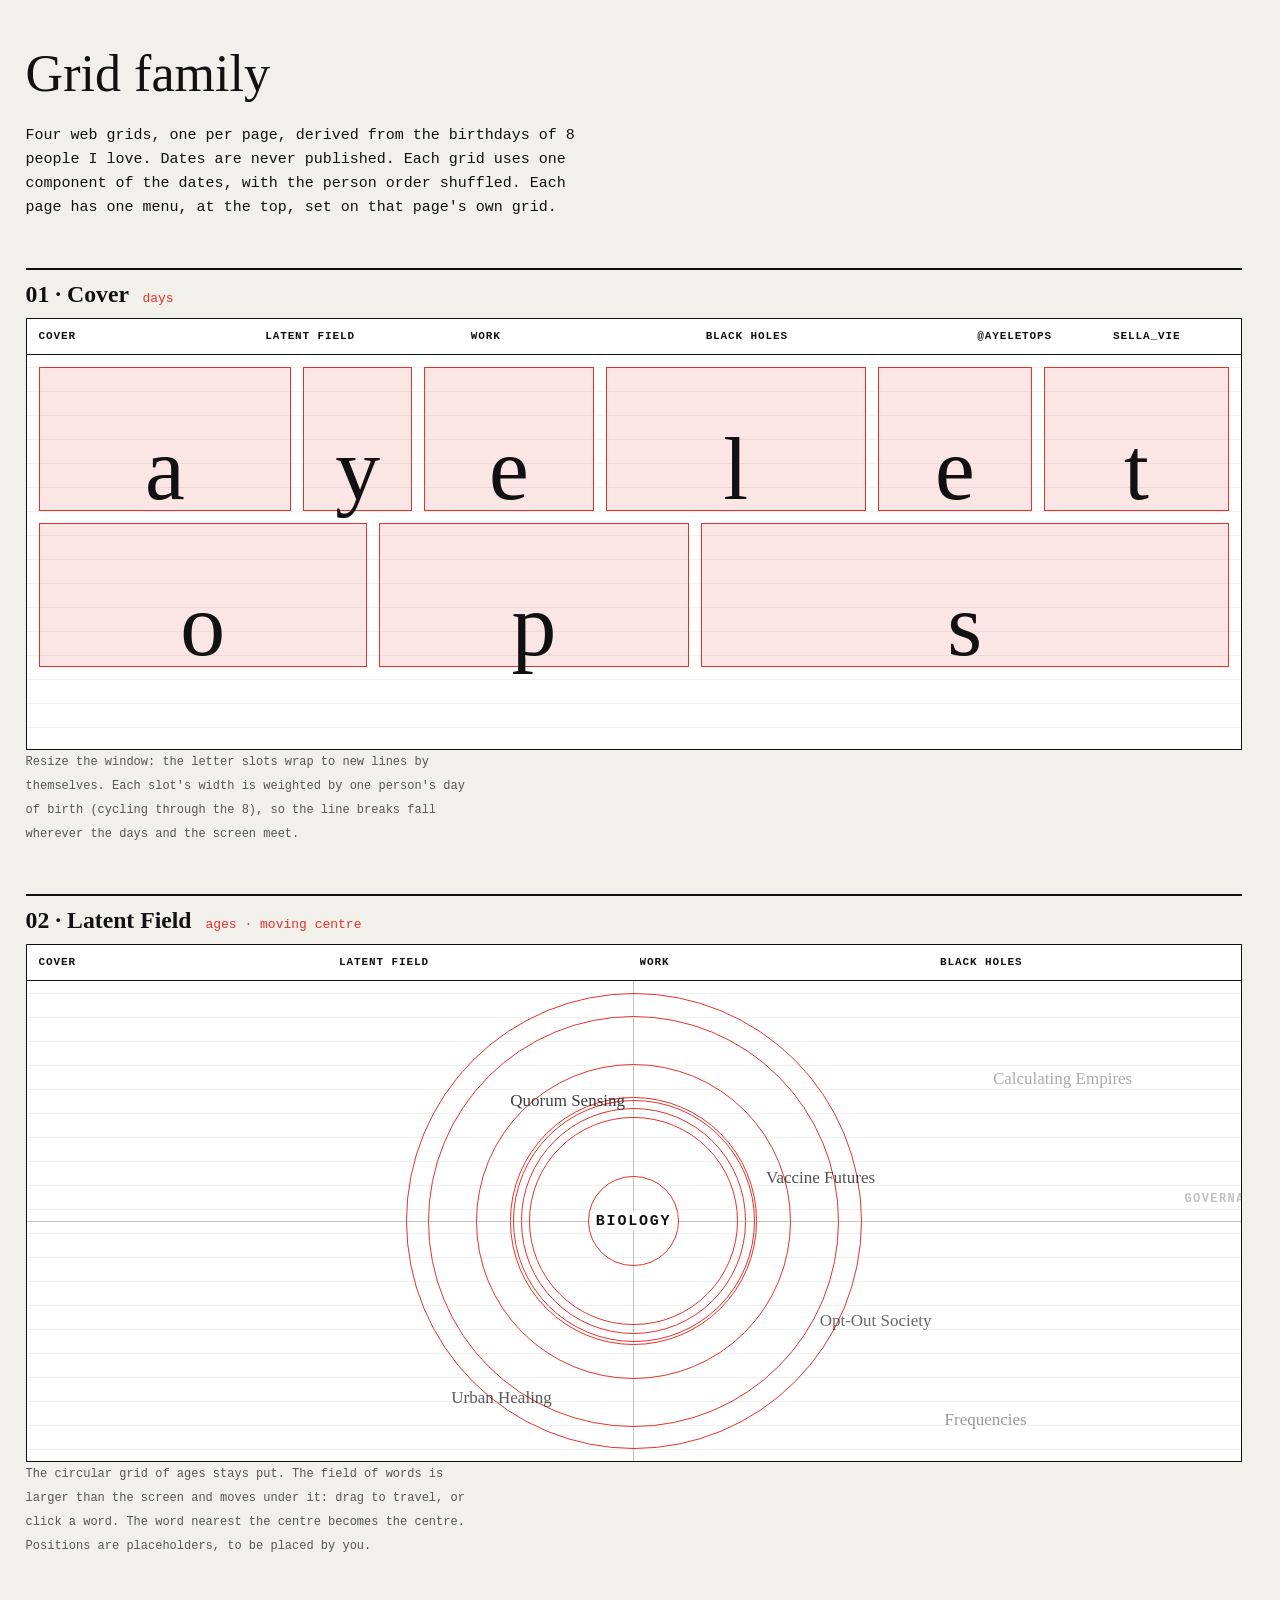
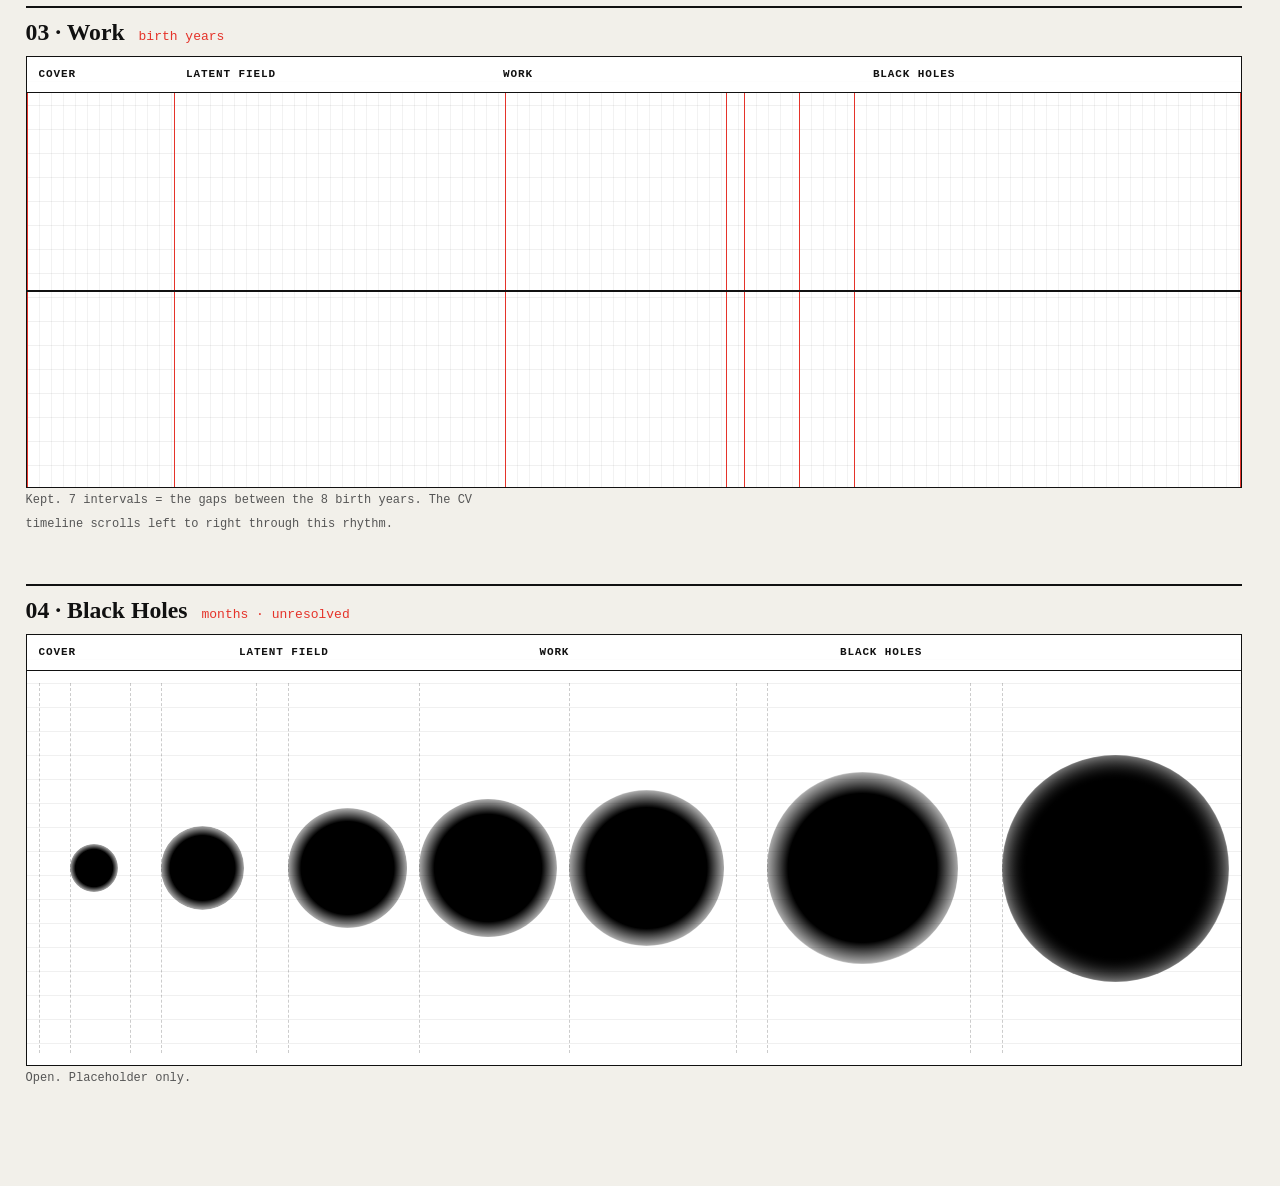
<file: docs/grids/grid-sheet.html>
<!doctype html>
<html lang="en"><head><meta charset="utf-8"><meta name="viewport" content="width=device-width,initial-scale=1">
<title>Grid family — Order / Break</title>
<style id="grids">/*GRIDS-START*//* GENERATED by tools/derive-grids.py. Do not edit by hand.
   Derived from 8 birthdays (never committed). Person order shuffled per grid with a secret seed. */
:root {
  --baseline: 24px;
  --gutter: 12px;
  --margin-l: 2.0vw;
  --margin-r: 3.0vw;
  --scale: 1.482;
  --cover-cols: 26fr 7fr 15fr 27fr 13fr 17fr 15fr 14fr;
  --work-intervals: 8fr 18fr 12fr 1fr 3fr 3fr 21fr;
}
/* Latent Field rings: radius as % of the oldest */
.ring-1 { --r: 45.7%; }
.ring-2 { --r: 90.1%; }
.ring-3 { --r: 49.4%; }
.ring-4 { --r: 53.1%; }
.ring-5 { --r: 19.8%; }
.ring-6 { --r: 54.3%; }
.ring-7 { --r: 69.1%; }
.ring-8 { --r: 100.0%; }
/* Black Holes: 12-column year; each person's month = column + void size */
.hole-1 { --col: 6; --size: 6; }
.hole-2 { --col: 4; --size: 4; }
.hole-3 { --col: 12; --size: 12; }
.hole-4 { --col: 12; --size: 12; }
.hole-5 { --col: 8; --size: 8; }
.hole-6 { --col: 7; --size: 7; }
.hole-7 { --col: 10; --size: 10; }
.hole-8 { --col: 2; --size: 2; }
/*GRIDS-END*/</style>
<style>
  :root{--ink:#111;--paper:#f2f0ea;--line:#e5332a}
  *{box-sizing:border-box}
  body{margin:0;background:var(--paper);color:var(--ink);font:15px/var(--baseline) "Courier New",Courier,monospace;
       padding:calc(var(--baseline)*2) var(--margin-r) calc(var(--baseline)*3) var(--margin-l)}
  h1{font:400 calc(1rem*var(--scale)*var(--scale)*var(--scale))/1 "Bodoni 72","Bodoni MT",Didot,serif;margin:0 0 var(--baseline)}
  h2{font:700 calc(1rem*var(--scale))/var(--baseline) "Rockwell","Roboto Slab",serif;margin:calc(var(--baseline)*2) 0 calc(var(--baseline)/2);
     border-top:2px solid var(--ink);padding-top:calc(var(--baseline)/2)}
  h2 em{font:400 13px/1 "Courier New",monospace;color:var(--line);margin-left:8px}
  p{margin:0 0 var(--baseline);max-width:62ch}
  .note{font-size:12px;color:#555}

  /* FRAME = page: nav top / body */
  .frame{position:relative;border:1px solid var(--ink);background:#fff;display:grid;grid-template-rows:calc(var(--baseline)*1.5) 1fr;
         min-height:calc(var(--baseline)*18);overflow:hidden;
         background-image:linear-gradient(to bottom,rgba(0,0,0,.06) 1px,transparent 1px);background-size:100% var(--baseline)}
  .nav{display:grid;align-items:center;gap:var(--gutter);padding:0 var(--gutter);font:700 11px/1 "Courier New",monospace;
       text-transform:uppercase;letter-spacing:.08em;z-index:3;background:rgba(255,255,255,.9);border-bottom:1px solid var(--ink)}
  .nav a{color:inherit;text-decoration:none;white-space:nowrap;overflow:hidden;text-overflow:ellipsis}
  .nav a.on{text-decoration:underline;text-decoration-thickness:2px;text-underline-offset:3px}
  .body{position:relative;overflow:hidden}

  /* 01 COVER: letter slots flow and wrap with the viewport. Each slot's width is weighted by a day (cycling) */
  .cover-cols{grid-template-columns:var(--cover-cols)}
  .cover{display:flex;flex-wrap:wrap;gap:var(--gutter);padding:var(--gutter);align-content:flex-start}
  .cover span{flex:var(--d) 1 calc(var(--d) * 0.55vw + 56px);min-height:calc(var(--baseline)*6);background:rgba(229,51,42,.12);
              border:1px solid var(--line);display:flex;align-items:flex-end;justify-content:center;
              font:400 clamp(40px,7vw,110px)/.9 "Bodoni 72","Bodoni MT",Didot,serif}

  /* 02 LATENT FIELD: rings + crosshair stay centred; the field of words moves under them */
  .field-nav{grid-template-columns:repeat(4,1fr)}
  #field{height:calc(var(--baseline)*20);cursor:grab;touch-action:none}
  #field.drag{cursor:grabbing}
  .rings{position:absolute;inset:0;display:grid;place-items:center;pointer-events:none;z-index:1}
  .rings span{position:absolute;height:calc(var(--r)*0.95);aspect-ratio:1;border:1px solid var(--line);border-radius:50%}
  .rings i{position:absolute;inset:0;background:linear-gradient(var(--ink),var(--ink)) center/1px 100% no-repeat,
           linear-gradient(var(--ink),var(--ink)) center/100% 1px no-repeat;opacity:.25}
  .layer{position:absolute;left:50%;top:50%;width:0;height:0;z-index:2}
  .layer.ease{transition:transform .8s cubic-bezier(.6,0,.2,1)}
  .w{position:absolute;transform:translate(-50%,-50%);white-space:nowrap;cursor:pointer;user-select:none;transition:opacity .4s,font-size .4s}
  .w.region{font:700 12px/1 "Courier New",monospace;text-transform:uppercase;letter-spacing:.12em}
  .w.proj{font:400 17px/1 "Bodoni 72","Bodoni MT",Didot,serif}
  .w.focus{font-size:26px;background:#fff;padding:2px 6px}
  .w.region.focus{font-size:15px}

  /* 03 WORK */
  .work-cols{grid-template-columns:var(--work-intervals)}
  .work{display:grid;grid-template-columns:var(--work-intervals);height:100%;min-height:calc(var(--baseline)*16)}
  .work div{border-left:1px solid var(--line);background:repeating-linear-gradient(90deg,transparent 0 calc(var(--gutter) - 1px),rgba(0,0,0,.05) 0 var(--gutter))}
  .work div:last-child{border-right:1px solid var(--line)}
  .work-axis{position:absolute;left:0;right:0;top:50%;border-top:2px solid var(--ink)}

  /* 04 BLACK HOLES (unresolved) */
  .holes-cols{grid-template-columns:repeat(12,1fr)}
  .holes{display:grid;grid-template-columns:repeat(12,1fr);gap:var(--gutter);padding:var(--gutter);height:100%;min-height:calc(var(--baseline)*16)}
  .holes .m{border-left:1px dashed rgba(0,0,0,.2);grid-row:1}
  .holes .h{grid-row:1;grid-column:var(--col);align-self:center;justify-self:center;width:calc(var(--size)*1.4vw + 12px);aspect-ratio:1;
            border-radius:50%;background:radial-gradient(circle,#000 55%,rgba(0,0,0,.35) 70%,transparent 72%)}
  @media (max-width:640px){.nav{font-size:9px}}
</style></head>
<body>
<h1>Grid family</h1>
<p>Four web grids, one per page, derived from the birthdays of 8 people I love. Dates are never published. Each grid uses one component of the dates, with the person order shuffled. Each page has one menu, at the top, set on that page's own grid.</p>

<h2>01 · Cover <em>days</em></h2>
<div class="frame">
  <nav class="nav top cover-cols"><a class="on">Cover</a><a style="grid-column:span 2">Latent Field</a><a>Work</a><a style="grid-column:span 2">Black Holes</a><a>@ayeletops</a><a>sella_vie</a></nav>
  <div class="body"><div class="cover" id="cover"></div></div>
</div>
<p class="note">Resize the window: the letter slots wrap to new lines by themselves. Each slot's width is weighted by one person's day of birth (cycling through the 8), so the line breaks fall wherever the days and the screen meet.</p>

<h2>02 · Latent Field <em>ages · moving centre</em></h2>
<div class="frame">
  <nav class="nav top field-nav"><a>Cover</a><a class="on">Latent Field</a><a>Work</a><a>Black Holes</a></nav>
  <div class="body" id="field">
    <div class="rings"><i></i><span class="ring-1"></span><span class="ring-2"></span><span class="ring-3"></span><span class="ring-4"></span>
      <span class="ring-5"></span><span class="ring-6"></span><span class="ring-7"></span><span class="ring-8"></span></div>
    <div class="layer" id="layer"></div>
  </div>
</div>
<p class="note">The circular grid of ages stays put. The field of words is larger than the screen and moves under it: drag to travel, or click a word. The word nearest the centre becomes the centre. Positions are placeholders, to be placed by you.</p>

<h2>03 · Work <em>birth years</em></h2>
<div class="frame">
  <nav class="nav top work-cols"><a>Cover</a><a>Latent Field</a><a class="on">Work</a><a></a><a></a><a></a><a>Black Holes</a></nav>
  <div class="body"><div class="work"><div></div><div></div><div></div><div></div><div></div><div></div><div></div></div><div class="work-axis"></div></div>
</div>
<p class="note">Kept. 7 intervals = the gaps between the 8 birth years. The CV timeline scrolls left to right through this rhythm.</p>

<h2>04 · Black Holes <em>months · unresolved</em></h2>
<div class="frame">
  <nav class="nav top holes-cols"><a>Cover</a><a></a><a style="grid-column:span 2">Latent Field</a><a></a><a>Work</a><a></a><a></a><a class="on" style="grid-column:span 2">Black Holes</a><a></a><a></a></nav>
  <div class="body"><div class="holes">
    <div class="m" style="grid-column:1"></div><div class="m" style="grid-column:2"></div><div class="m" style="grid-column:3"></div><div class="m" style="grid-column:4"></div>
    <div class="m" style="grid-column:5"></div><div class="m" style="grid-column:6"></div><div class="m" style="grid-column:7"></div><div class="m" style="grid-column:8"></div>
    <div class="m" style="grid-column:9"></div><div class="m" style="grid-column:10"></div><div class="m" style="grid-column:11"></div><div class="m" style="grid-column:12"></div>
    <div class="h hole-1"></div><div class="h hole-2"></div><div class="h hole-3"></div><div class="h hole-4"></div>
    <div class="h hole-5"></div><div class="h hole-6"></div><div class="h hole-7"></div><div class="h hole-8"></div></div></div>
</div>
<p class="note">Open. Placeholder only.</p>

<script>
/* COVER: slot widths weighted by the 8 day-columns (read from --cover-cols), cycling */
const days=getComputedStyle(document.documentElement).getPropertyValue('--cover-cols').trim().split(/\s+/).map(v=>parseFloat(v));
const cover=document.getElementById('cover');
if(cover)[...'ayeletops'].forEach((ch,i)=>{const s=document.createElement('span');s.textContent=ch;s.style.setProperty('--d',days[i%days.length]);cover.appendChild(s);});

/* LATENT FIELD: a field larger than the frame; the centred word is the focus */
const words=[
 {t:'Biology',x:-286,y:-165,k:'region'},{t:'Governance',x:308,y:-187,k:'region'},
 {t:'Communication',x:-264,y:198,k:'region'},{t:'Freedom',x:330,y:176,k:'region'},
 {t:'Vaccine Futures',x:-99,y:-209,k:'proj'},{t:'Frequencies',x:66,y:33,k:'proj'},
 {t:'Urban Healing',x:-418,y:11,k:'proj'},{t:'In the Zone',x:165,y:286,k:'proj'},
 {t:'Peres Center',x:451,y:-22,k:'proj'},{t:'Calculating Empires',x:143,y:-308,k:'proj'},
 {t:'Quorum Sensing',x:-352,y:-286,k:'proj'},{t:'Opt-Out Society',x:-44,y:-66,k:'proj'}];
const field=document.getElementById('field'),layer=document.getElementById('layer');
let off={x:0,y:0};
words.forEach(w=>{const d=document.createElement('span');d.className='w '+w.k;d.textContent=w.t;d.style.left=w.x+'px';d.style.top=w.y+'px';
  d.onclick=e=>{if(!moved)go(w)};w.el=d;layer.appendChild(d);});
function place(ease){layer.classList.toggle('ease',!!ease);layer.style.transform=`translate(${off.x}px,${off.y}px)`;
  let best=null,bd=1e9;words.forEach(w=>{const dx=w.x+off.x,dy=w.y+off.y,dd=dx*dx+dy*dy;if(dd<bd){bd=dd;best=w}
    w.el.style.opacity=Math.max(.25,1-Math.sqrt(dd)/700);});
  words.forEach(w=>w.el.classList.toggle('focus',w===best));return best;}
function go(w){off={x:-w.x,y:-w.y};place(true);}
let start=null,moved=false;
field.addEventListener('pointerdown',e=>{start={x:e.clientX-off.x,y:e.clientY-off.y};moved=false;field.classList.add('drag');});
field.addEventListener('pointermove',e=>{if(!start)return;const nx=e.clientX-start.x,ny=e.clientY-start.y;
  if(!moved&&Math.abs(nx-off.x)+Math.abs(ny-off.y)>3){moved=true;field.setPointerCapture(e.pointerId);}
  if(!moved)return;off={x:nx,y:ny};place(false);});
field.addEventListener('pointerup',e=>{if(!start)return;start=null;field.classList.remove('drag');if(moved)go(place(false));});
go(words[0]);
</script>
</body></html>
</file>
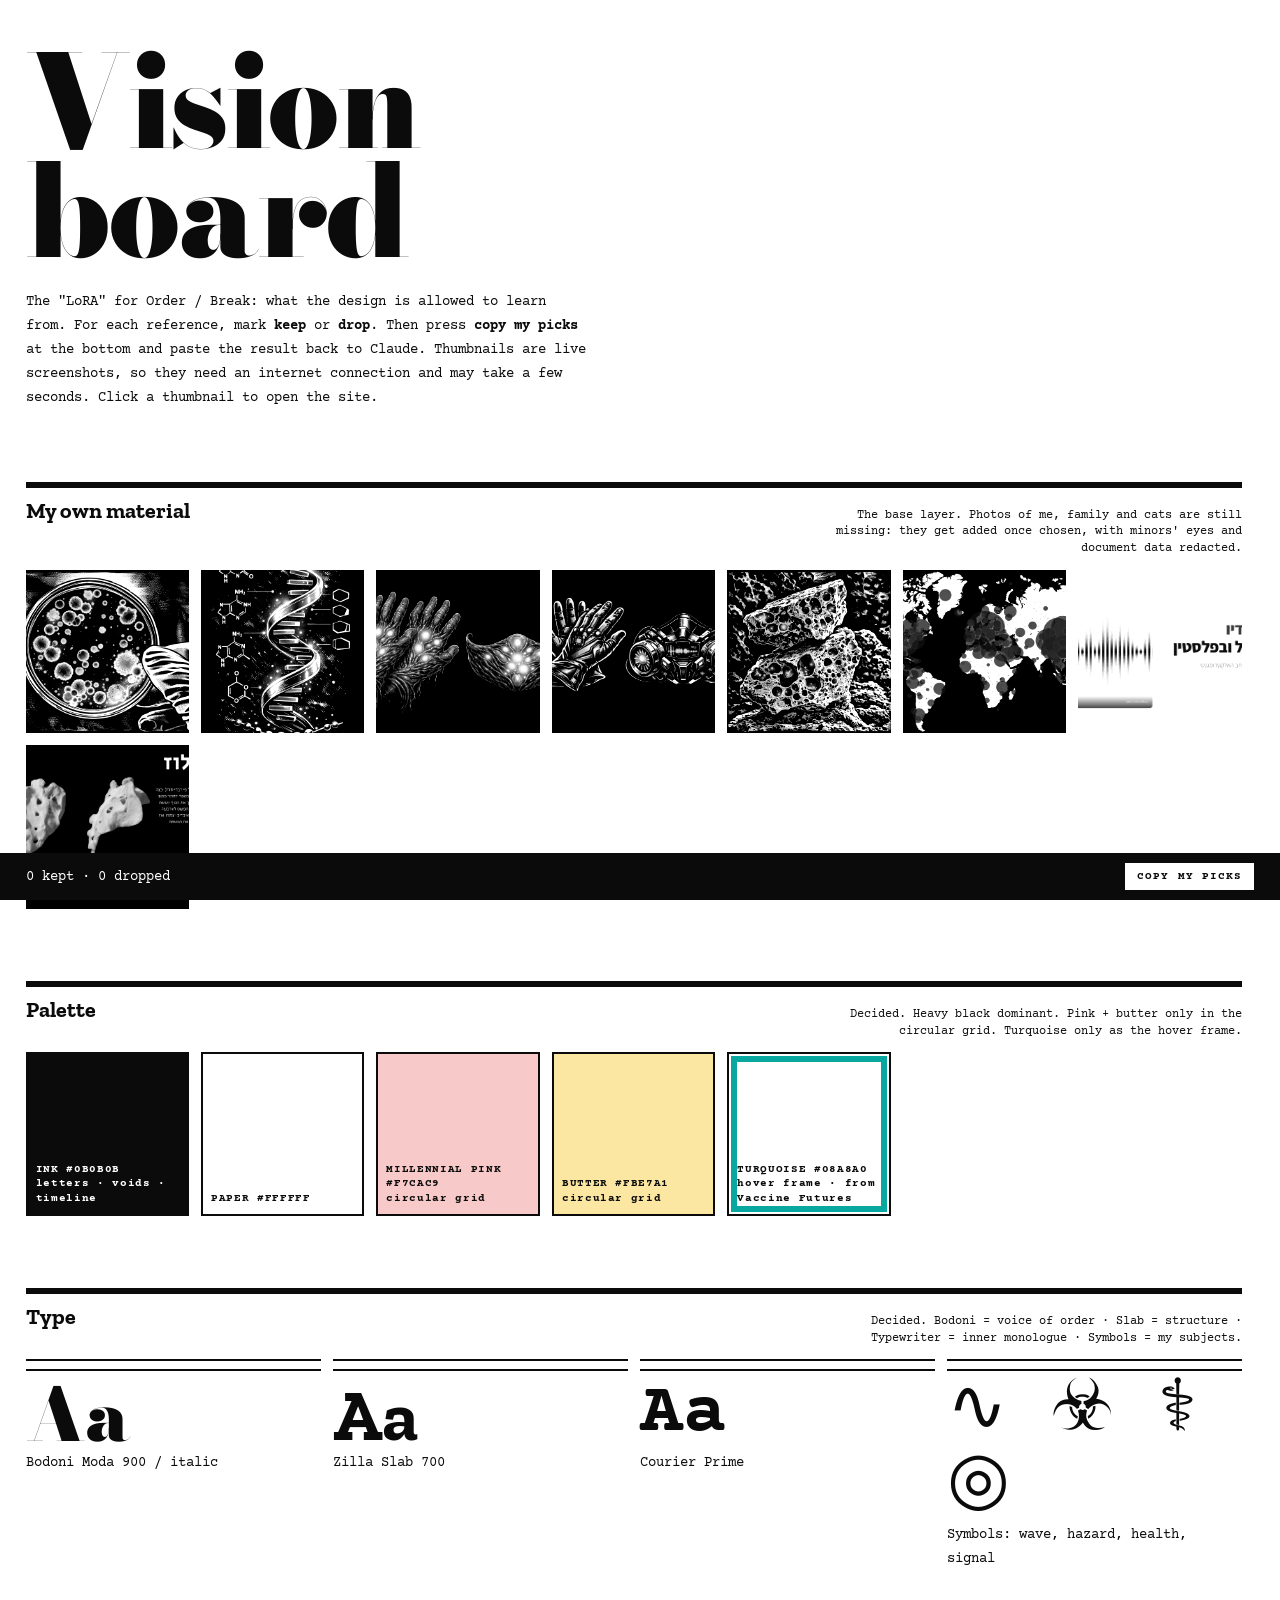
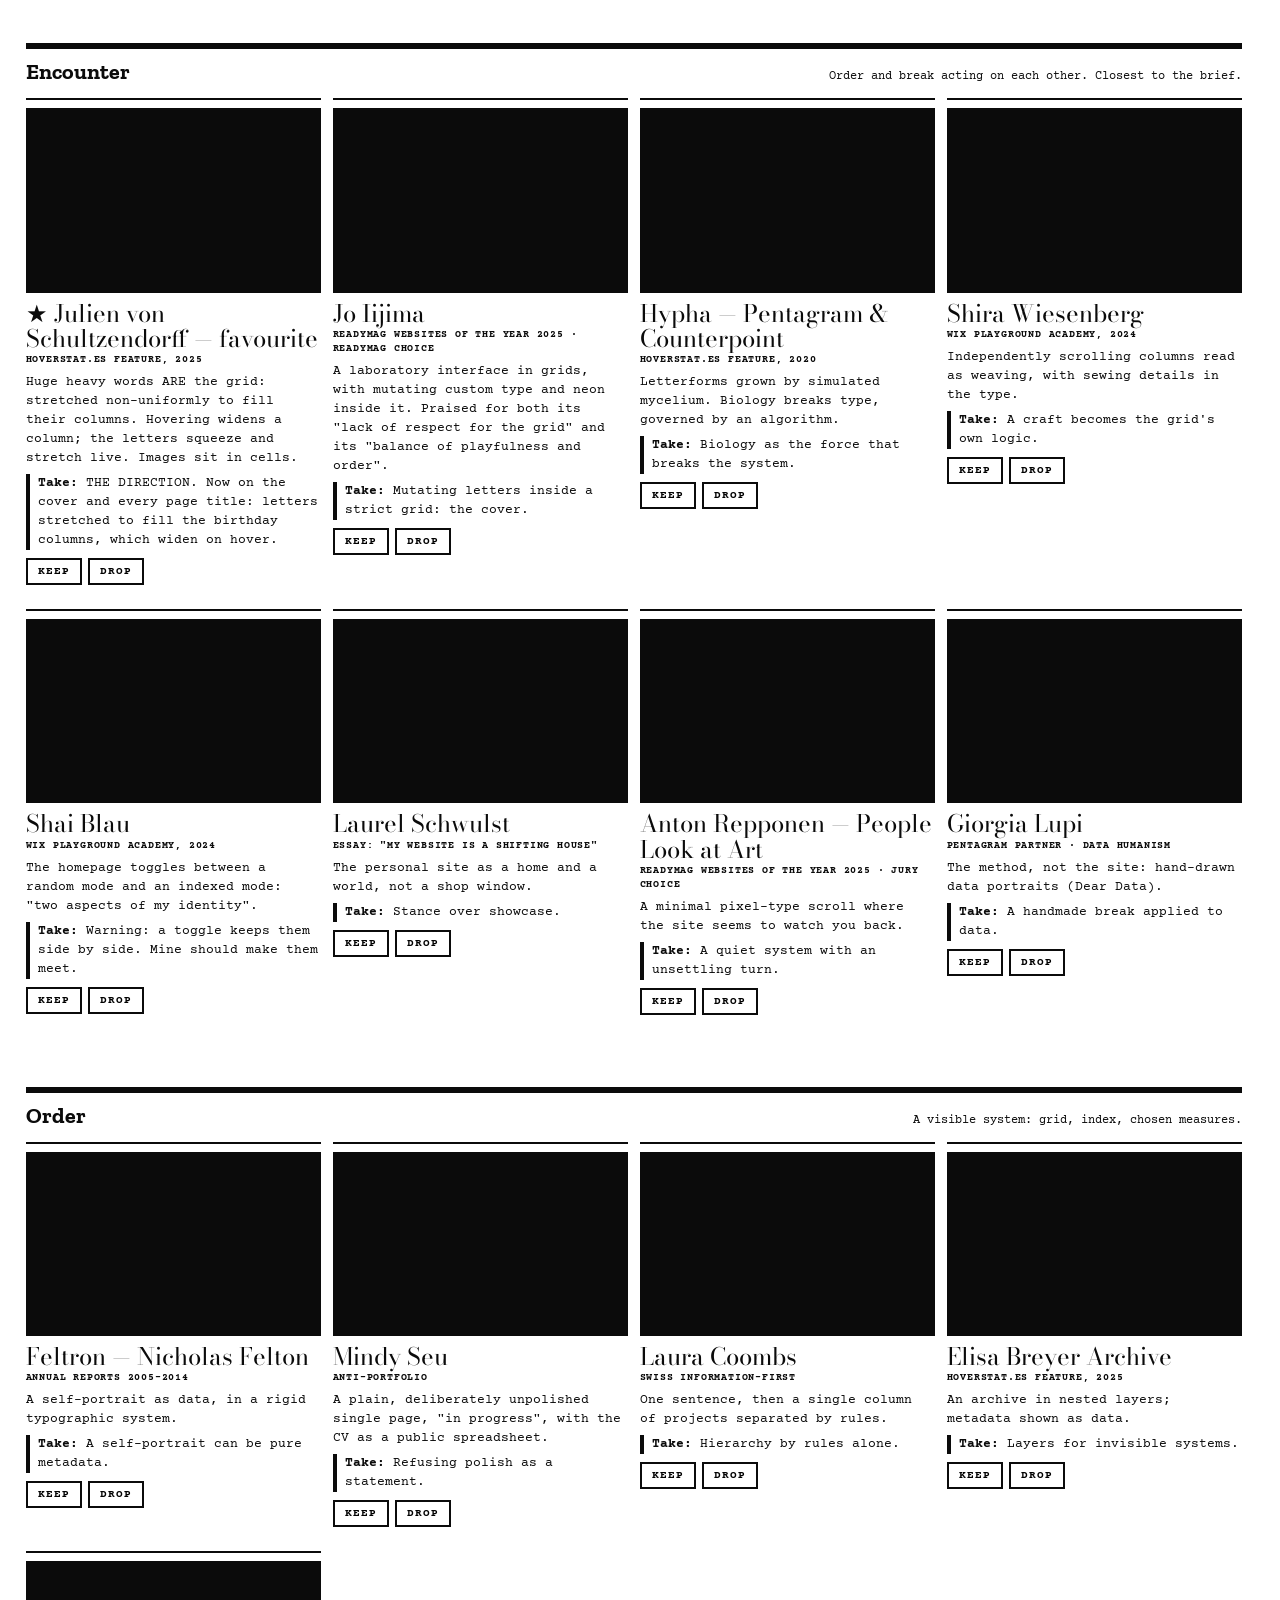
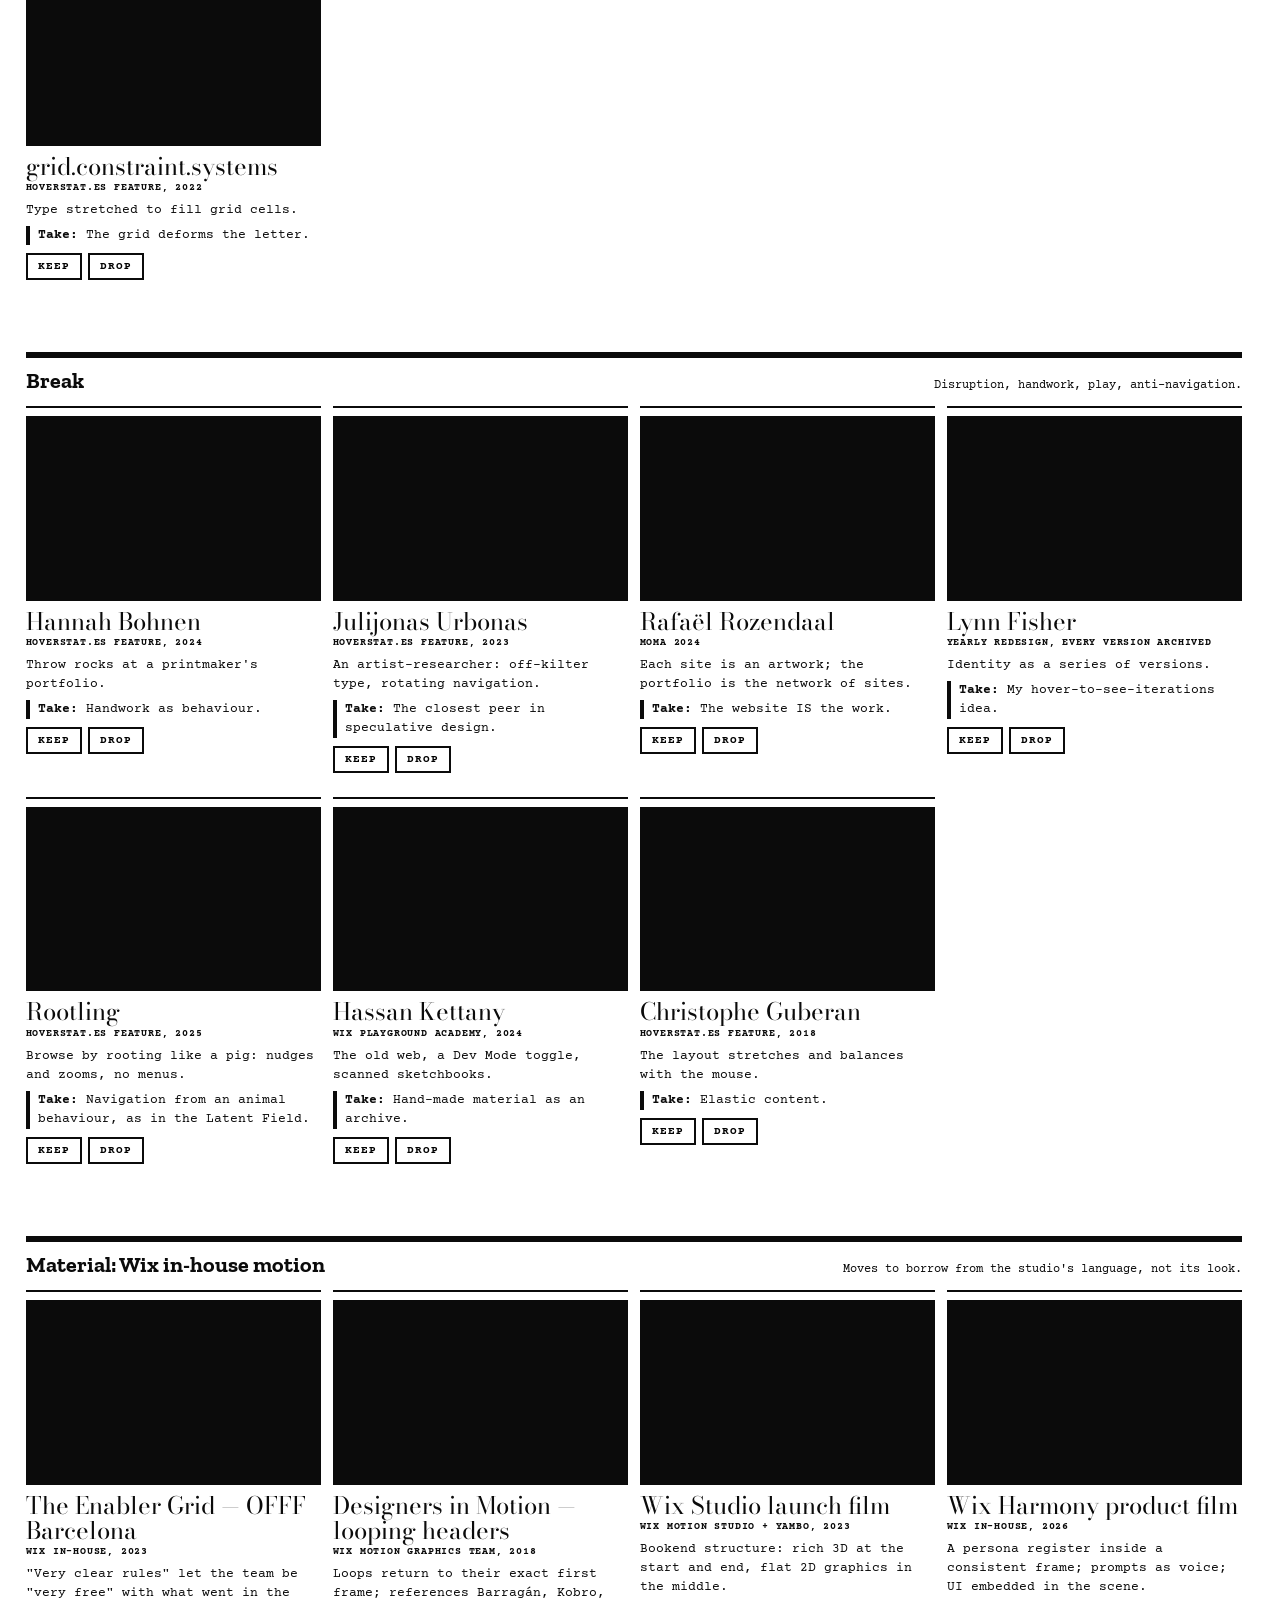
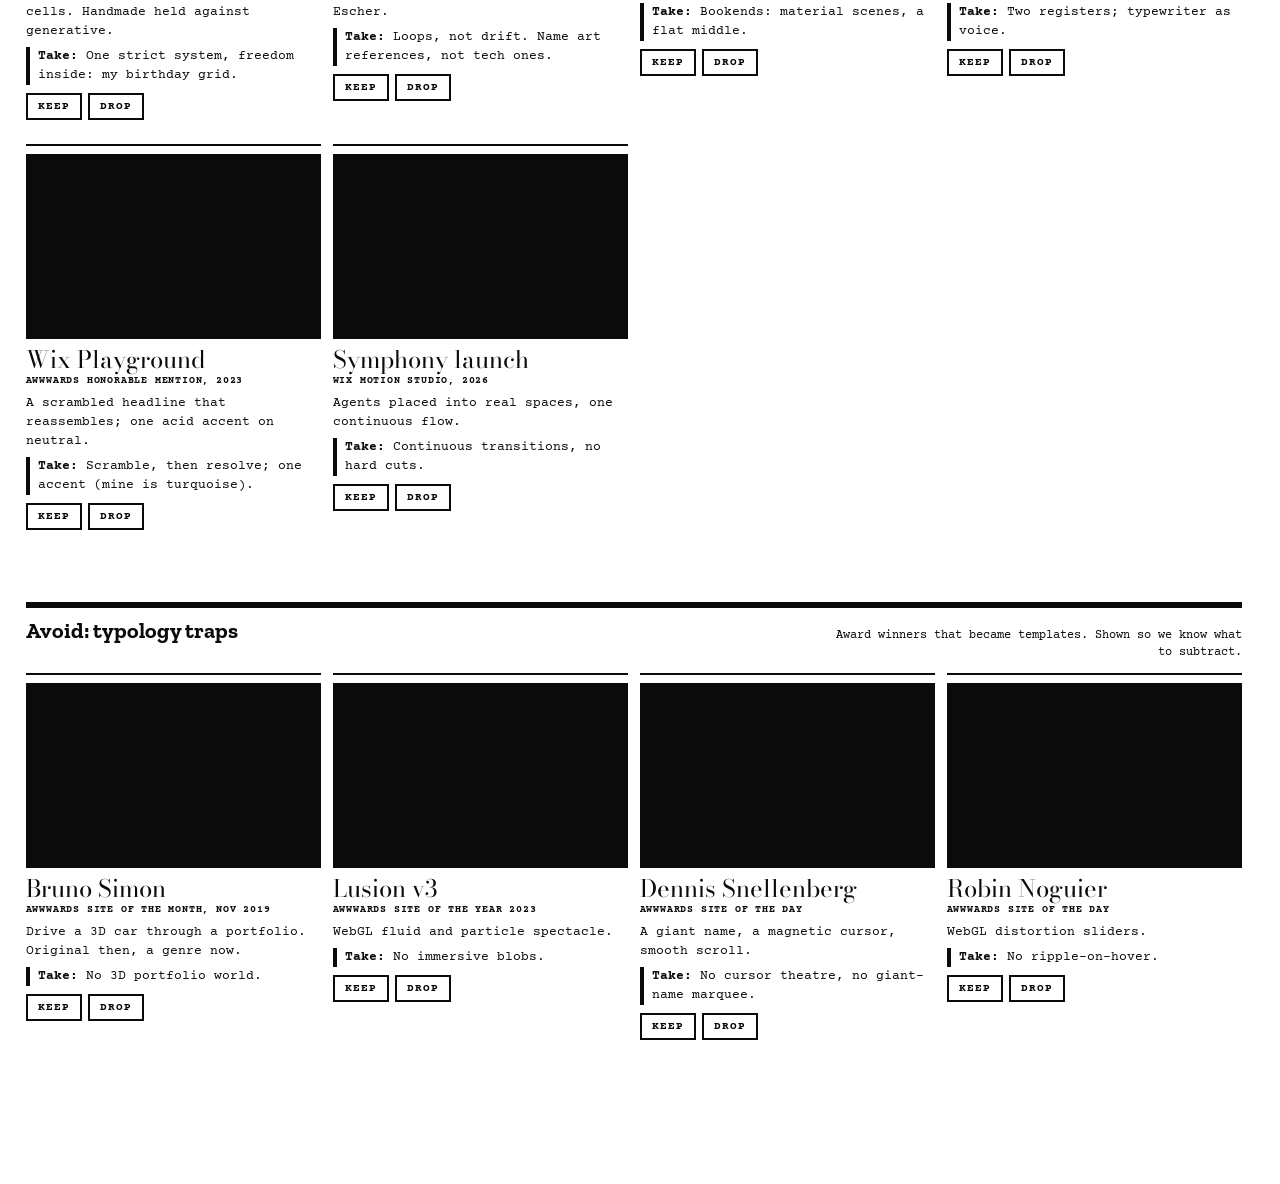
<file: docs/research/vision-board.html>
<!doctype html>
<html lang="en"><head>
<meta charset="utf-8"><meta name="viewport" content="width=device-width,initial-scale=1">
<title>Vision board — Order / Break</title>
<link rel="preconnect" href="https://fonts.googleapis.com"><link rel="preconnect" href="https://fonts.gstatic.com" crossorigin>
<link href="https://fonts.googleapis.com/css2?family=Bodoni+Moda:ital,opsz,wght@0,6..96,400;0,6..96,900;1,6..96,400&family=Courier+Prime:wght@400;700&family=Zilla+Slab:wght@700&display=swap" rel="stylesheet">
<style>
  :root{--ink:#0b0b0b;--paper:#fff;--pink:#f7cac9;--butter:#fbe7a1;--signal:#08a8a0;--g:12px;--b:24px}
  *{box-sizing:border-box}
  body{margin:0;background:var(--paper);color:var(--ink);font:400 14px/var(--b) "Courier Prime","Courier New",monospace;padding:calc(var(--b)*2) 3vw calc(var(--b)*6) 2vw}
  h1{font:900 clamp(56px,10vw,150px)/.85 "Bodoni Moda",Didot,serif;margin:0 0 var(--b);letter-spacing:-.02em}
  h2{font:700 22px/1 "Zilla Slab",Rockwell,serif;margin:calc(var(--b)*3) 0 var(--g);padding-top:var(--g);border-top:6px solid var(--ink);display:flex;justify-content:space-between;align-items:baseline;gap:var(--g)}
  h2 small{font:400 12px/1.4 "Courier Prime",monospace;max-width:60ch;text-align:right}
  .intro{max-width:70ch}
  .grid{display:grid;grid-template-columns:repeat(auto-fill,minmax(280px,1fr));gap:var(--b) var(--g)}
  .card{position:relative;border-top:2px solid var(--ink);padding-top:8px}
  .card .shot{display:block;aspect-ratio:16/10;background:var(--ink);overflow:hidden;position:relative}
  .card .shot img{width:100%;height:100%;object-fit:cover;object-position:top;display:block}
  .card .shot span{position:absolute;inset:0;display:grid;place-items:center;color:#fff;font:700 11px/1 "Courier Prime";letter-spacing:.1em;text-transform:uppercase;z-index:-1}
  .card a:hover .shot{outline:3px solid var(--signal);outline-offset:-3px}
  .card h3{margin:8px 0 2px;font:400 24px/1.05 "Bodoni Moda",Didot,serif}
  .card .rec{font:700 10px/1.4 "Courier Prime";letter-spacing:.08em;text-transform:uppercase}
  .card p{margin:6px 0;font-size:13px;line-height:19px}
  .card .take{border-left:4px solid var(--ink);padding-left:8px}
  .vote{display:flex;gap:6px;margin-top:8px}
  .vote button{font:700 11px/1 "Courier Prime";letter-spacing:.1em;text-transform:uppercase;border:2px solid var(--ink);background:var(--paper);padding:6px 10px;cursor:pointer}
  .vote button:hover{outline:3px solid var(--signal);outline-offset:1px}
  .card[data-v=keep] .vote .k{background:var(--ink);color:var(--paper)}
  .card[data-v=drop]{opacity:.35}
  .card[data-v=drop] .vote .d{background:var(--ink);color:var(--paper)}
  .avoid .card .shot{filter:grayscale(1)}
  .avoid .card .shot::after{content:"";position:absolute;left:0;right:0;top:44%;height:12%;background:var(--ink)}
  /* swatches */
  .sw{display:grid;grid-template-columns:repeat(auto-fill,minmax(160px,1fr));gap:var(--g)}
  .sw div{aspect-ratio:1;display:flex;align-items:flex-end;padding:8px;font:700 11px/1.3 "Courier Prime";letter-spacing:.06em;border:2px solid var(--ink)}
  .types{display:grid;grid-template-columns:repeat(auto-fill,minmax(260px,1fr));gap:var(--g)}
  .types div{border-top:2px solid var(--ink);padding-top:8px}
  .types .s{font-size:72px;line-height:1}
  .own{display:grid;grid-template-columns:repeat(auto-fill,minmax(160px,1fr));gap:var(--g)}
  .own img{width:100%;aspect-ratio:1;object-fit:cover;display:block;filter:grayscale(1) contrast(1.15)}
  .bar{position:fixed;left:0;right:0;bottom:0;background:var(--ink);color:var(--paper);display:flex;gap:var(--g);align-items:center;justify-content:space-between;padding:10px 2vw;z-index:9}
  .bar button{font:700 11px/1 "Courier Prime";letter-spacing:.1em;text-transform:uppercase;background:var(--paper);color:var(--ink);border:0;padding:8px 12px;cursor:pointer}
  .bar textarea{position:absolute;left:-9999px}
</style>
</head>
<body>
<h1>Vision<br>board</h1>
<p class="intro">The "LoRA" for Order / Break: what the design is allowed to learn from. For each reference, mark <b>keep</b> or <b>drop</b>. Then press <b>copy my picks</b> at the bottom and paste the result back to Claude. Thumbnails are live screenshots, so they need an internet connection and may take a few seconds. Click a thumbnail to open the site.</p>

<h2>My own material <small>The base layer. Photos of me, family and cats are still missing: they get added once chosen, with minors' eyes and document data redacted.</small></h2>
<div class="own">
  <img src="../../assets/img/gn-13-petri-dish.jpg" alt=""><img src="../../assets/img/gn-06-rna.jpg" alt=""><img src="../../assets/img/gn-15-bio-glove.jpg" alt="">
  <img src="../../assets/img/gn-09-opt-out-kit.jpg" alt=""><img src="../../assets/img/gn-07-material-design.jpg" alt=""><img src="../../assets/img/gn-03-outbreak-map.jpg" alt="">
  <img src="../../assets/img/proj-frequencies.jpg" alt=""><img src="../../assets/img/proj-this-and-that.jpg" alt="">
</div>

<h2>Palette <small>Decided. Heavy black dominant. Pink + butter only in the circular grid. Turquoise only as the hover frame.</small></h2>
<div class="sw">
  <div style="background:#0b0b0b;color:#fff">INK #0B0B0B<br>letters · voids · timeline</div>
  <div style="background:#fff">PAPER #FFFFFF</div>
  <div style="background:#f7cac9">MILLENNIAL PINK #F7CAC9<br>circular grid</div>
  <div style="background:#fbe7a1">BUTTER #FBE7A1<br>circular grid</div>
  <div style="background:#fff;outline:6px solid #08a8a0;outline-offset:-10px">TURQUOISE #08A8A0<br>hover frame · from Vaccine Futures</div>
</div>

<h2>Type <small>Decided. Bodoni = voice of order · Slab = structure · Typewriter = inner monologue · Symbols = my subjects.</small></h2>
<div class="types">
  <div><div class="s" style="font-family:'Bodoni Moda',serif;font-weight:900">Aa</div>Bodoni Moda 900 / italic</div>
  <div><div class="s" style="font-family:'Zilla Slab',serif;font-weight:700">Aa</div>Zilla Slab 700</div>
  <div><div class="s" style="font-family:'Courier Prime',monospace;font-weight:700">Aa</div>Courier Prime</div>
  <div><div class="s">∿ ☣ ⚕ ◎</div>Symbols: wave, hazard, health, signal</div>
</div>

<h2>Encounter <small>Order and break acting on each other. Closest to the brief.</small></h2>
<div class="grid" id="encounter"></div>
<h2>Order <small>A visible system: grid, index, chosen measures.</small></h2>
<div class="grid" id="order"></div>
<h2>Break <small>Disruption, handwork, play, anti-navigation.</small></h2>
<div class="grid" id="break"></div>
<h2>Material: Wix in-house motion <small>Moves to borrow from the studio's language, not its look.</small></h2>
<div class="grid" id="wix"></div>
<h2>Avoid: typology traps <small>Award winners that became templates. Shown so we know what to subtract.</small></h2>
<div class="grid avoid" id="avoid"></div>

<div class="bar"><span id="count">0 kept · 0 dropped</span><button id="copy">Copy my picks</button><textarea id="out"></textarea></div>

<script>
const R = {
 encounter: [
  ['★ Julien von Schultzendorff — favourite','https://julienvonschultzendorff.com','Hoverstat.es feature, 2025','Huge heavy words ARE the grid: stretched non-uniformly to fill their columns. Hovering widens a column; the letters squeeze and stretch live. Images sit in cells.','THE DIRECTION. Now on the cover and every page title: letters stretched to fill the birthday columns, which widen on hover.'],
  ['Jo Iijima','https://joiijima.com','Readymag Websites of the Year 2025 · Readymag Choice','A laboratory interface in grids, with mutating custom type and neon inside it. Praised for both its "lack of respect for the grid" and its "balance of playfulness and order".','Mutating letters inside a strict grid: the cover.'],
  ['Hypha — Pentagram & Counterpoint','https://hyphahypha.com','Hoverstat.es feature, 2020','Letterforms grown by simulated mycelium. Biology breaks type, governed by an algorithm.','Biology as the force that breaks the system.'],
  ['Shira Wiesenberg','https://www.shirawiesenberg.com','Wix Playground Academy, 2024','Independently scrolling columns read as weaving, with sewing details in the type.','A craft becomes the grid\'s own logic.'],
  ['Shai Blau','https://www.shaiblau.com','Wix Playground Academy, 2024','The homepage toggles between a random mode and an indexed mode: "two aspects of my identity".','Warning: a toggle keeps them side by side. Mine should make them meet.'],
  ['Laurel Schwulst','https://laurelschwulst.com','Essay: "My website is a shifting house"','The personal site as a home and a world, not a shop window.','Stance over showcase.'],
  ['Anton Repponen — People Look at Art','https://space.repponen.com/peoplelookatart/','Readymag Websites of the Year 2025 · Jury Choice','A minimal pixel-type scroll where the site seems to watch you back.','A quiet system with an unsettling turn.'],
  ['Giorgia Lupi','https://giorgialupi.com','Pentagram partner · Data Humanism','The method, not the site: hand-drawn data portraits (Dear Data).','A handmade break applied to data.'],
 ],
 order: [
  ['Feltron — Nicholas Felton','https://feltron.com','Annual Reports 2005–2014','A self-portrait as data, in a rigid typographic system.','A self-portrait can be pure metadata.'],
  ['Mindy Seu','https://www.mindyseu.com','Anti-portfolio','A plain, deliberately unpolished single page, "in progress", with the CV as a public spreadsheet.','Refusing polish as a statement.'],
  ['Laura Coombs','https://www.lauracoombs.com','Swiss information-first','One sentence, then a single column of projects separated by rules.','Hierarchy by rules alone.'],
  ['Elisa Breyer Archive','https://www.elisabreyerarchive.com','Hoverstat.es feature, 2025','An archive in nested layers; metadata shown as data.','Layers for invisible systems.'],
  ['grid.constraint.systems','https://grid.constraint.systems','Hoverstat.es feature, 2022','Type stretched to fill grid cells.','The grid deforms the letter.'],
 ],
 break: [
  ['Hannah Bohnen','https://hannahbohnen.de','Hoverstat.es feature, 2024','Throw rocks at a printmaker\'s portfolio.','Handwork as behaviour.'],
  ['Julijonas Urbonas','https://julijonasurbonas.lt','Hoverstat.es feature, 2023','An artist-researcher: off-kilter type, rotating navigation.','The closest peer in speculative design.'],
  ['Rafaël Rozendaal','https://www.newrafael.com','MoMA 2024','Each site is an artwork; the portfolio is the network of sites.','The website IS the work.'],
  ['Lynn Fisher','https://lynnandtonic.com','Yearly redesign, every version archived','Identity as a series of versions.','My hover-to-see-iterations idea.'],
  ['Rootling','https://rootling.place','Hoverstat.es feature, 2025','Browse by rooting like a pig: nudges and zooms, no menus.','Navigation from an animal behaviour, as in the Latent Field.'],
  ['Hassan Kettany','https://www.the-ihk.com','Wix Playground Academy, 2024','The old web, a Dev Mode toggle, scanned sketchbooks.','Hand-made material as an archive.'],
  ['Christophe Guberan','http://christopheguberan.ch','Hoverstat.es feature, 2018','The layout stretches and balances with the mouse.','Elastic content.'],
 ],
 wix: [
  ['The Enabler Grid — OFFF Barcelona','https://www.wix.com/playground/post/the-enabling-team','Wix in-house, 2023','"Very clear rules" let the team be "very free" with what went in the cells. Handmade held against generative.','One strict system, freedom inside: my birthday grid.'],
  ['Designers in Motion — looping headers','https://www.wix.com/playground/post/designers-in-motion','Wix Motion Graphics team, 2018','Loops return to their exact first frame; references Barragán, Kobro, Escher.','Loops, not drift. Name art references, not tech ones.'],
  ['Wix Studio launch film','https://vimeo.com/850900277','Wix Motion Studio + Yambo, 2023','Bookend structure: rich 3D at the start and end, flat 2D graphics in the middle.','Bookends: material scenes, a flat middle.'],
  ['Wix Harmony product film','https://www.stashmedia.tv/new-wix-harmony-product-film-prompts-character-vibes','Wix in-house, 2026','A persona register inside a consistent frame; prompts as voice; UI embedded in the scene.','Two registers; typewriter as voice.'],
  ['Wix Playground','https://www.wix.com/playground/home','Awwwards Honorable Mention, 2023','A scrambled headline that reassembles; one acid accent on neutral.','Scramble, then resolve; one accent (mine is turquoise).'],
  ['Symphony launch','https://www.stashmedia.tv/balancing-act-wix-motion-studio-launches-symphony','Wix Motion Studio, 2026','Agents placed into real spaces, one continuous flow.','Continuous transitions, no hard cuts.'],
 ],
 avoid: [
  ['Bruno Simon','https://bruno-simon.com','Awwwards Site of the Month, Nov 2019','Drive a 3D car through a portfolio. Original then, a genre now.','No 3D portfolio world.'],
  ['Lusion v3','https://lusion.co','Awwwards Site of the Year 2023','WebGL fluid and particle spectacle.','No immersive blobs.'],
  ['Dennis Snellenberg','https://dennissnellenberg.com','Awwwards Site of the Day','A giant name, a magnetic cursor, smooth scroll.','No cursor theatre, no giant-name marquee.'],
  ['Robin Noguier','https://robin-noguier.com','Awwwards Site of the Day','WebGL distortion sliders.','No ripple-on-hover.'],
 ]};
const shot = u => `https://image.thum.io/get/width/900/crop/700/${u}`;
for (const [k, list] of Object.entries(R)) {
  const box = document.getElementById(k);
  list.forEach(([t, u, rec, d, take], i) => {
    const id = k + i;
    box.insertAdjacentHTML('beforeend', `<article class="card" data-id="${id}" data-t="${t}">
      <a href="${u}" target="_blank" rel="noopener"><span class="shot"><img src="${shot(u)}" alt="" loading="lazy" onerror="this.remove()"><span>${t}</span></span></a>
      <h3>${t}</h3><div class="rec">${rec}</div><p>${d}</p><p class="take"><b>Take:</b> ${take}</p>
      <div class="vote"><button class="k">Keep</button><button class="d">Drop</button></div></article>`);
  });
}
let store = {}; try { store = JSON.parse(localStorage.getItem('vb') || '{}'); } catch {}
const update = () => {
  document.querySelectorAll('.card').forEach(c => c.dataset.v = store[c.dataset.id] || '');
  const v = Object.values(store); document.getElementById('count').textContent = `${v.filter(x => x === 'keep').length} kept · ${v.filter(x => x === 'drop').length} dropped`;
  try { localStorage.setItem('vb', JSON.stringify(store)); } catch {}
};
document.addEventListener('click', e => {
  const b = e.target.closest('.vote button'); if (!b) return;
  const c = b.closest('.card'), v = b.classList.contains('k') ? 'keep' : 'drop';
  store[c.dataset.id] = store[c.dataset.id] === v ? '' : v; update();
});
document.getElementById('copy').onclick = () => {
  const kept = [], dropped = [];
  document.querySelectorAll('.card').forEach(c => { if (c.dataset.v === 'keep') kept.push(c.dataset.t); if (c.dataset.v === 'drop') dropped.push(c.dataset.t); });
  const txt = `VISION BOARD PICKS\nKeep: ${kept.join(', ') || '—'}\nDrop: ${dropped.join(', ') || '—'}`;
  const ta = document.getElementById('out'); ta.value = txt;
  (navigator.clipboard ? navigator.clipboard.writeText(txt) : Promise.reject()).catch(() => { ta.select(); document.execCommand('copy'); });
  document.getElementById('copy').textContent = 'Copied';
};
update();
</script>
</body></html>
</file>
<file: css/grids.css>
/* GENERATED by tools/derive-grids.py. Do not edit by hand.
   Derived from 8 birthdays (never committed). Person order shuffled per grid with a secret seed. */
:root {
  --baseline: 24px;
  --gutter: 12px;
  --margin-l: 2.0vw;
  --margin-r: 3.0vw;
  --scale: 1.482;
  --cover-cols: 26fr 7fr 15fr 27fr 13fr 17fr 15fr 14fr;
  --work-intervals: 8fr 18fr 12fr 1fr 3fr 3fr 21fr;
}
/* Latent Field rings: radius as % of the oldest */
.ring-1 { --r: 45.7%; }
.ring-2 { --r: 90.1%; }
.ring-3 { --r: 49.4%; }
.ring-4 { --r: 53.1%; }
.ring-5 { --r: 19.8%; }
.ring-6 { --r: 54.3%; }
.ring-7 { --r: 69.1%; }
.ring-8 { --r: 100.0%; }
/* Black Holes: 12-column year; each person's month = column + void size */
.hole-1 { --col: 6; --size: 6; }
.hole-2 { --col: 4; --size: 4; }
.hole-3 { --col: 12; --size: 12; }
.hole-4 { --col: 12; --size: 12; }
.hole-5 { --col: 8; --size: 8; }
.hole-6 { --col: 7; --size: 7; }
.hole-7 { --col: 10; --size: 10; }
.hole-8 { --col: 2; --size: 2; }
</file>
<file: css/site.css>
/* Order / Break — shared system.
   Measures come from css/grids.css (derived from 8 birthdays). Nothing here is a default:
   - ink / paper: black and white, the redaction pair
   - content is black and white only
   - the grids are visible: thin red lines and circles on every page. Red belongs to the system, never to content.
   - hover = a thin red frame (the grid touching what you point at)
   - type: Bodoni (display, voice of order), Zilla Slab (structure), Courier Prime (inner monologue)
   - scale: steps of --scale (1.482) from a 15px base
*/
:root{
  --ink:#0b0b0b; --paper:#ffffff; --grid:#e5332a; --gw:.5px; --beat:500ms; --ease:cubic-bezier(.2,.8,.2,1); --signal:var(--grid); --signal-deep:var(--grid); --rule:rgba(11,11,11,.12);
  --f-display:"Bodoni Moda","Bodoni 72","Bodoni MT",Didot,serif;
  --f-slab:"Zilla Slab",Rockwell,"Roboto Slab",serif;
  --f-type:"Courier Prime","Courier New",Courier,monospace;
  --s0:15px;
  --s1:calc(var(--s0)*var(--scale));
  --s2:calc(var(--s1)*var(--scale));
  --s3:calc(var(--s2)*var(--scale));
  --s4:calc(var(--s3)*var(--scale));
  --s5:calc(var(--s4)*var(--scale));
  --nav-h:calc(var(--baseline)*2);
}
*{box-sizing:border-box}
html,body{margin:0;background:var(--paper);color:var(--ink)}
body{font:400 var(--s0)/var(--baseline) var(--f-type);-webkit-font-smoothing:antialiased}
a{color:inherit}
[hidden]{display:none!important}
::selection{background:var(--ink);color:var(--paper)}

/* ── NAV: one menu, top, set on the page's own grid ─────────────────────── */
.nav{position:fixed;top:0;left:0;right:0;height:var(--nav-h);z-index:50;display:grid;align-items:center;gap:var(--gutter);
     padding:0 var(--margin-r) 0 var(--margin-l);background:var(--paper);border-bottom:2px solid var(--ink);
     font:700 11px/1 var(--f-type);text-transform:uppercase;letter-spacing:.1em}
.nav a,.nav span{text-decoration:none;white-space:nowrap;overflow:hidden;text-overflow:ellipsis}
.nav a:hover{outline:var(--gw) solid var(--grid);outline-offset:3px}
.nav [aria-current]{box-shadow:inset 0 -5px 0 var(--ink)}
.nav .handle{text-transform:none;letter-spacing:.02em;font-weight:400}
main{padding-top:var(--nav-h)}

/* ── HOVER: the only highlight is a turquoise frame ───────────────────── */
.hl:hover,.hl:focus-visible{outline:var(--gw) solid var(--grid);outline-offset:3px}

/* ── REDACTION: the black bar is a shared mark across the site ──────────── */
.redact{background:var(--ink);color:transparent;box-decoration-break:clone;-webkit-box-decoration-break:clone;padding:0 .15em;user-select:none}
.bar{display:block;background:var(--ink)}

/* ── type roles ─────────────────────────────────────────────────────────── */
.display{font-family:var(--f-display);font-weight:400;letter-spacing:-.01em}
.slab{font-family:var(--f-slab);font-weight:700}
.mono{font-family:var(--f-type)}
.label{font:700 11px/1 var(--f-type);text-transform:uppercase;letter-spacing:.12em}
.todo{background:repeating-linear-gradient(-45deg,transparent 0 6px,rgba(0,0,0,.07) 6px 12px);outline:1px dashed var(--ink)}

@media (max-width:720px){
  .nav{display:flex;flex-wrap:wrap;height:auto;min-height:var(--nav-h);padding-block:8px;row-gap:6px;column-gap:14px}
  main{padding-top:calc(var(--nav-h) + 24px)}
}
@media (prefers-reduced-motion:reduce){*{animation:none!important;transition:none!important}}

/* ── STRETCH TYPE (js/stretch.js): each letter fills its whole grid block ─── */
.st-row{display:flex;flex-wrap:wrap;gap:var(--gutter)}
.st-slot{position:relative;flex:calc(var(--d) * var(--grow, 1)) 1 calc(var(--d) * var(--fs, 120) * 0.035px + var(--fs, 120) * 0.42px);
         height:calc(var(--fs, 120) * 1px);transition:flex-grow .55s cubic-bezier(.6,0,.2,1);min-width:0}
.st-slot::after{content:"";position:absolute;inset:0;border:var(--gw) solid var(--grid);pointer-events:none}   /* the grid, visible */
.st-slot canvas{display:block}
.st-slot:hover::after{border-width:1px}
/* page header: title left, a short line under it */
.page-head{display:block;padding:var(--gutter) var(--margin-r) var(--gutter) var(--margin-l);position:relative;z-index:6;background:var(--paper);border-bottom:var(--gw) solid var(--ink)}
.page-title{--fs:64;display:flex;flex-wrap:nowrap;gap:6px;justify-content:flex-start;padding:0;background:transparent}
.st-steady .st-slot{flex:0 0 calc(var(--d) * var(--u, 3.2px) + 26px);transition:none}
.page-note{margin:10px 0 0;padding:0;max-width:52ch;font:400 13px/20px var(--f-type);background:transparent}
@media (max-width:720px){.page-title{--fs:44}}
.st-slot.neg::after{border-color:var(--ink)}

/* ── the hidden way into Process: a small hollow dot at the end of the top bar, no label ── */
.secret{position:fixed;z-index:60;top:calc(var(--nav-h) / 2);right:var(--margin-r);width:9px;height:9px;margin-top:-4.5px;border-radius:50%;
        border:1px solid currentColor;opacity:.35;transition:opacity .3s,transform .3s}
.secret:hover,.secret:focus-visible{opacity:1;transform:scale(1.6);background:currentColor}



/* ── the heartbeat: 120 BPM. Every animation outside the cover moves on this beat (lub-dub every 0.5s). ── */
@keyframes heartbeat{0%{transform:translate(-50%,-50%) scale(1)}17%{transform:translate(-50%,-50%) scale(1.03)}34%{transform:translate(-50%,-50%) scale(1)}
  51%{transform:translate(-50%,-50%) scale(1.014)}66%,100%{transform:translate(-50%,-50%) scale(1)}}


/* ── NAV, fixed: the same four positions on every page. The page you're on is censored. ── */
.nav{display:flex!important;gap:0;justify-content:flex-start}
.nav a{position:relative;flex:0 0 auto;width:clamp(96px,14vw,190px);padding:6px 0;overflow:visible}
.nav a::after{content:"";position:absolute;left:-4px;right:calc(100% - var(--w,100%) - 4px);top:50%;height:1.25em;margin-top:-.62em;background:var(--ink);
              transform:scaleX(0);transform-origin:left;transition:transform calc(var(--beat) / 2) cubic-bezier(.7,0,.3,1)}
.nav a[aria-current]::after,.nav a.censor::after{transform:scaleX(1)}
.nav a[aria-current]{box-shadow:none}
.nav a:hover{outline:none}
.nav a:not([aria-current]):hover::after{transform:scaleX(.12)}

/* ── TO BE / NOT TO BE: the one switch, bottom left, the same on every page that has it. to be = chaos (first), not to be = the grid ── */
.views{position:fixed;left:var(--margin-l);bottom:var(--gutter);z-index:60;display:flex;background:var(--paper);border:1px solid var(--ink)}
.views button{font:700 11px/1 var(--f-type);letter-spacing:.12em;text-transform:uppercase;background:none;border:0;padding:9px 12px;cursor:pointer;color:var(--ink)}
.views button + button{border-left:1px solid var(--ink)}
.views button[aria-pressed=true]{background:var(--ink);color:var(--paper)}
.views button:not([aria-pressed=true]):hover{background:var(--grid);color:var(--paper)}
</file>
